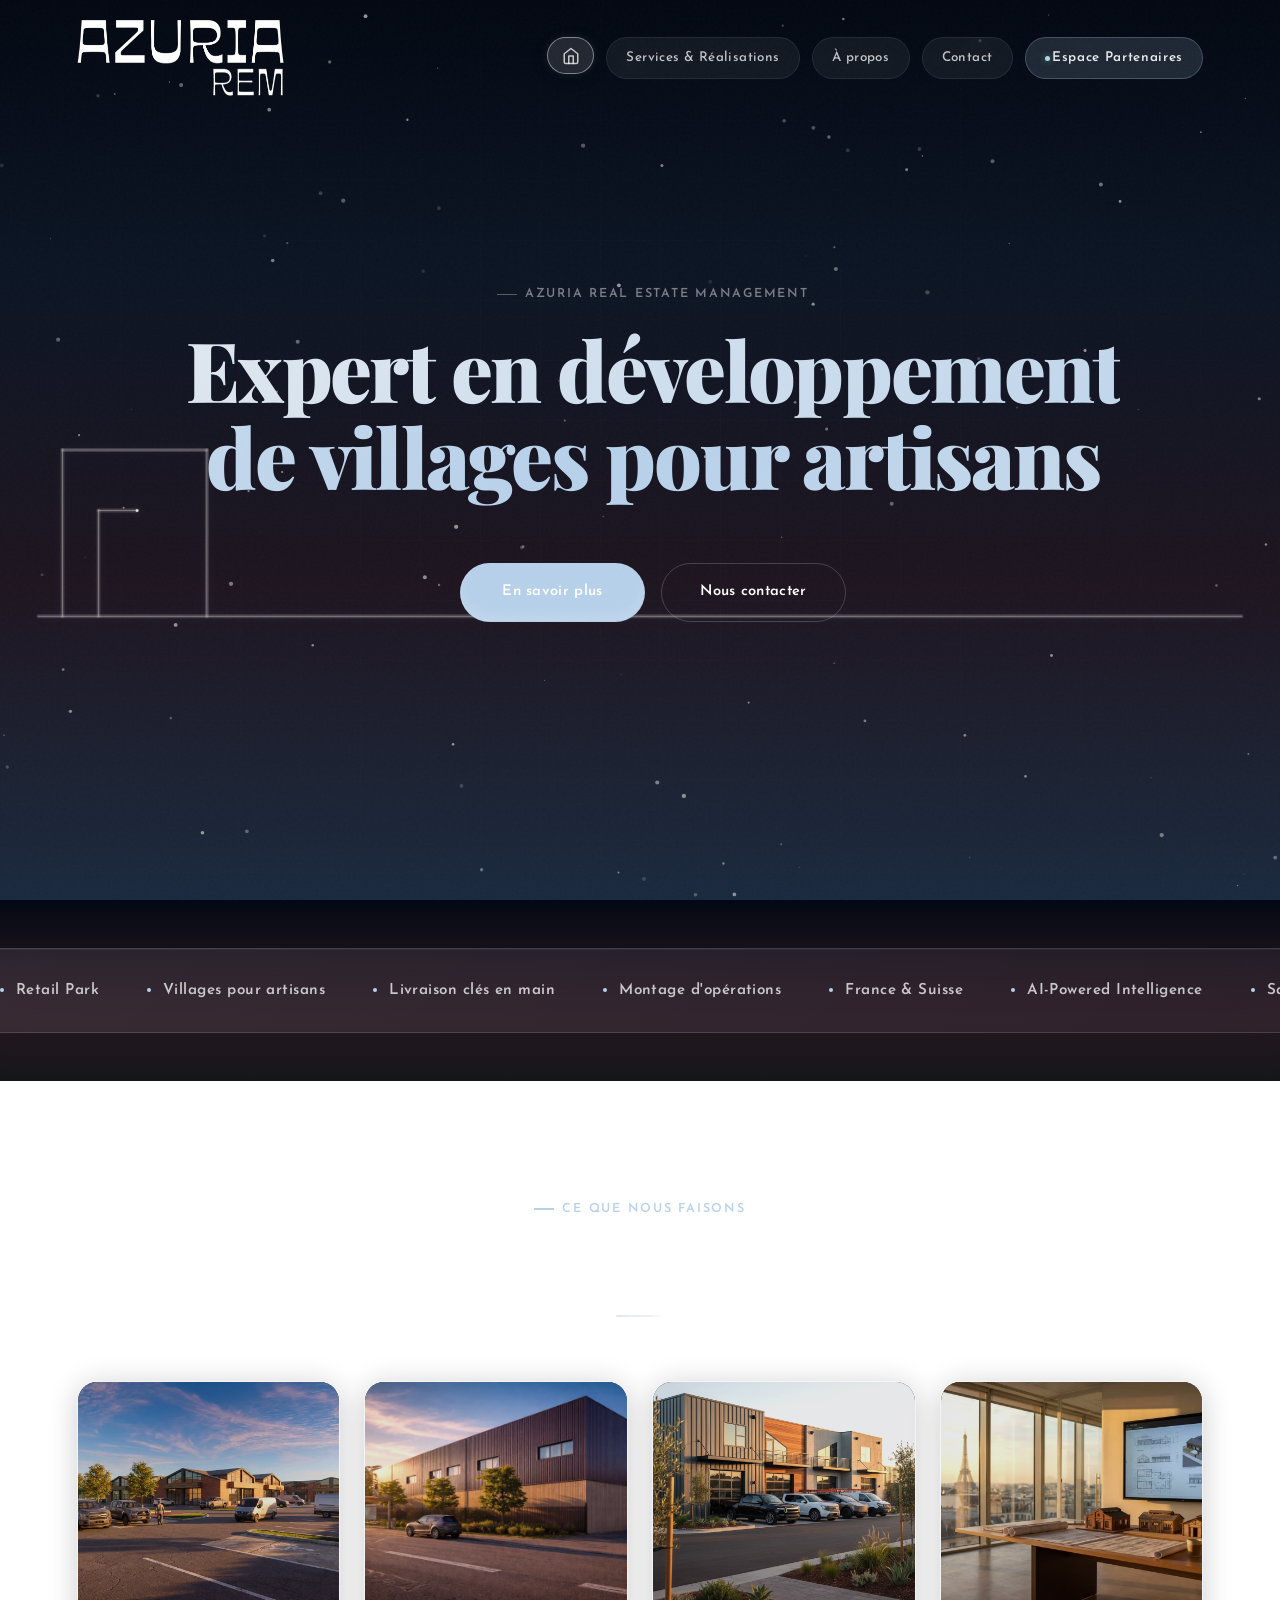
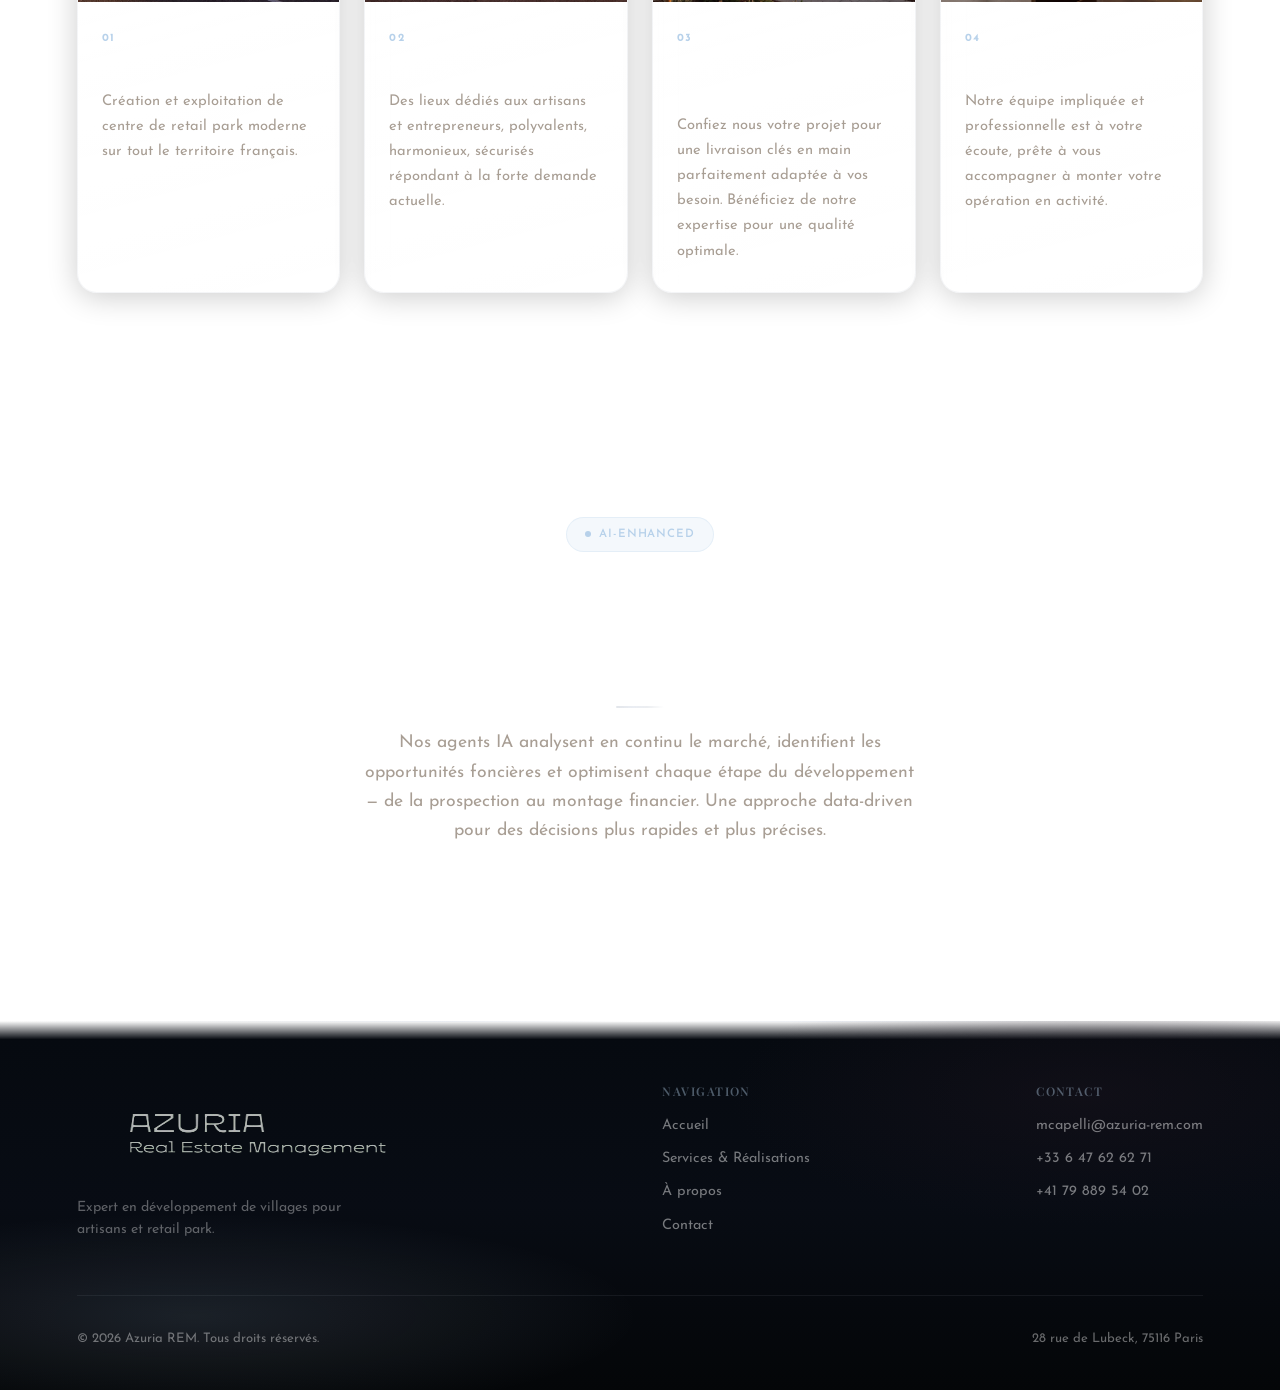
<file: index.html>
<!DOCTYPE html>
<html lang="fr">
<head>
  <meta charset="UTF-8">
  <meta name="viewport" content="width=device-width, initial-scale=1.0">
  <title>Azuria REM — Expert en développement de villages pour artisans</title>
  <meta name="description" content="Azuria REM — Création et exploitation de villages pour artisans, retail parks et livraisons clés en main en France et en Suisse.">
  <link rel="preconnect" href="https://fonts.googleapis.com">
  <link rel="preconnect" href="https://fonts.gstatic.com" crossorigin>
  <link href="https://fonts.googleapis.com/css2?family=Archivo:wght@300;400;500;600;700;800;900&family=Playfair+Display:wght@400;600;700&family=Josefin+Sans:wght@300;400;500;600;700&display=swap" rel="stylesheet">
  <link rel="stylesheet" href="style.css">
</head>
<body>

  <!-- Navbar -->
  <nav class="navbar">
    <div class="container">
      <a href="index.html" class="navbar__logo">
        <img src="img/logo.webp" alt="Azuria REM" width="208" height="65">
      </a>
      <div class="hamburger" aria-label="Menu"><span></span><span></span><span></span></div>
      <div class="navbar__links">
        <a href="index.html" class="nav-home" aria-label="Accueil"><svg viewBox="0 0 24 24" width="18" height="18" fill="none" stroke="currentColor" stroke-width="2" stroke-linecap="round" stroke-linejoin="round"><path d="M3 9l9-7 9 7v11a2 2 0 01-2 2H5a2 2 0 01-2-2z"/><polyline points="9 22 9 12 15 12 15 22"/></svg></a>
        <a href="services.html">Services &amp; Réalisations</a>
        <a href="about.html">À propos</a>
        <a href="contact.html">Contact</a>
        <a href="#" class="nav-login" onclick="return false">Espace Partenaires</a>
      </div>
    </div>
  </nav>

  <!-- Hero — Light Drawing + Particles + Grid -->
  <section class="hero">
    <!-- Light-drawing canvas (village → retail park) -->
    <div class="hero__lightdraw">
      <canvas id="lightdraw-canvas"></canvas>
    </div>
    <!-- Particles -->
    <div class="hero__particles">
      <canvas id="particles-canvas"></canvas>
    </div>
    <!-- Grid overlay -->
    <div class="hero__grid"></div>

    <div class="hero__content container">
      <span class="eyebrow blur-fade">Azuria Real Estate Management</span>
      <h1 class="blur-fade blur-fade-delay-1">
        <span class="aurora-text">Expert en développement de villages pour artisans</span>
      </h1>
      <div class="hero__actions blur-fade blur-fade-delay-2">
        <a href="services.html" class="shimmer-btn">
          <span class="shimmer-spark"></span>
          En savoir plus
          <span class="shimmer-highlight"></span>
        </a>
        <a href="contact.html" class="btn--ghost">Nous contacter</a>
      </div>
    </div>
  </section>

  <!-- Color transition zone behind marquee -->
  <div class="marquee-zone">
  <div class="marquee-section">
    <div class="marquee-track">
      <span class="marquee-item"><span class="dot"></span>Retail Park</span>
      <span class="marquee-item"><span class="dot"></span>Villages pour artisans</span>
      <span class="marquee-item"><span class="dot"></span>Livraison clés en main</span>
      <span class="marquee-item"><span class="dot"></span>Montage d'opérations</span>
      <span class="marquee-item"><span class="dot"></span>France &amp; Suisse</span>
      <span class="marquee-item"><span class="dot"></span>AI-Powered Intelligence</span>
      <span class="marquee-item"><span class="dot"></span>Saint Ouen l'Aumône</span>
      <span class="marquee-item"><span class="dot"></span>Feyzin</span>
      <span class="marquee-item"><span class="dot"></span>Saint Genis Pouilly</span>
      <span class="marquee-item"><span class="dot"></span>Les Essarts-le-Roi</span>
      <span class="marquee-item"><span class="dot"></span>Corbeil-Essonnes</span>
      <!-- Duplicate for seamless loop -->
      <span class="marquee-item"><span class="dot"></span>Retail Park</span>
      <span class="marquee-item"><span class="dot"></span>Villages pour artisans</span>
      <span class="marquee-item"><span class="dot"></span>Livraison clés en main</span>
      <span class="marquee-item"><span class="dot"></span>Montage d'opérations</span>
      <span class="marquee-item"><span class="dot"></span>France &amp; Suisse</span>
      <span class="marquee-item"><span class="dot"></span>AI-Powered Intelligence</span>
      <span class="marquee-item"><span class="dot"></span>Saint Ouen l'Aumône</span>
      <span class="marquee-item"><span class="dot"></span>Feyzin</span>
      <span class="marquee-item"><span class="dot"></span>Saint Genis Pouilly</span>
      <span class="marquee-item"><span class="dot"></span>Les Essarts-le-Roi</span>
      <span class="marquee-item"><span class="dot"></span>Corbeil-Essonnes</span>
    </div>
  </div>
  </div>

  <!-- Services — Glassmorphism Cards with Moving Glow -->
  <section>
    <div class="container">
      <div class="section-header section-header--center blur-fade">
        <span class="eyebrow">Ce que nous faisons</span>
        <h2>Nos services</h2>
        <div class="divider divider--center"></div>
      </div>

      <div class="services-grid">
        <article class="glass-card blur-fade blur-fade-delay-1">

          <div class="glass-card__img">
            <img src="img/retail-park.webp" alt="Retail Park" width="600" height="400" loading="lazy">
          </div>
          <div class="glass-card__body">
            <span class="glass-card__number">01</span>
            <h3>Retail Park</h3>
            <p>Création et exploitation de centre de retail park moderne sur tout le territoire français.</p>
          </div>
        </article>

        <article class="glass-card blur-fade blur-fade-delay-2">

          <div class="glass-card__img">
            <img src="img/village-artisans.webp" alt="Villages pour artisans" width="600" height="400" loading="lazy">
          </div>
          <div class="glass-card__body">
            <span class="glass-card__number">02</span>
            <h3>Villages pour artisans</h3>
            <p>Des lieux dédiés aux artisans et entrepreneurs, polyvalents, harmonieux, sécurisés répondant à la forte demande actuelle.</p>
          </div>
        </article>

        <article class="glass-card blur-fade blur-fade-delay-3">

          <div class="glass-card__img">
            <img src="img/cle-en-main.webp" alt="Livraison clés en main" width="600" height="400" loading="lazy">
          </div>
          <div class="glass-card__body">
            <span class="glass-card__number">03</span>
            <h3>Livraison clés en main</h3>
            <p>Confiez nous votre projet pour une livraison clés en main parfaitement adaptée à vos besoin. Bénéficiez de notre expertise pour une qualité optimale.</p>
          </div>
        </article>

        <article class="glass-card blur-fade blur-fade-delay-4">

          <div class="glass-card__img">
            <img src="img/montage.webp" alt="Montage d'opérations" width="600" height="400" loading="lazy">
          </div>
          <div class="glass-card__body">
            <span class="glass-card__number">04</span>
            <h3>Montage d'opérations</h3>
            <p>Notre équipe impliquée et professionnelle est à votre écoute, prête à vous accompagner à monter votre opération en activité.</p>
          </div>
        </article>
      </div>
    </div>
  </section>

  <!-- AI Section -->
  <section>
    <div class="container">
      <div class="section-header section-header--center blur-fade">
        <div class="ai-badge">AI-Enhanced</div>
        <h2>L'immobilier augmenté par l'intelligence artificielle</h2>
        <div class="divider divider--center"></div>
        <p>Nos agents IA analysent en continu le marché, identifient les opportunités foncières et optimisent chaque étape du développement — de la prospection au montage financier. Une approche data-driven pour des décisions plus rapides et plus précises.</p>
      </div>
    </div>
  </section>

  <!-- Footer -->
  <footer>
    <div class="container">
      <div class="footer__grid">
        <div class="footer__brand">
          <img src="img/footer-logo.webp" alt="Azuria REM" width="360" height="100">
          <p>Expert en développement de villages pour artisans et retail park.</p>
        </div>
        <div class="footer__nav">
          <h4>Navigation</h4>
          <a href="index.html">Accueil</a>
          <a href="services.html">Services &amp; Réalisations</a>
          <a href="about.html">À propos</a>
          <a href="contact.html">Contact</a>
        </div>
        <div class="footer__nav">
          <h4>Contact</h4>
          <a href="mailto:mcapelli@azuria-rem.com">mcapelli@azuria-rem.com</a>
          <a href="tel:+33647626271">+33 6 47 62 62 71</a>
          <a href="tel:+41798895402">+41 79 889 54 02</a>
        </div>
      </div>
      <div class="footer__bottom">
        <span>&copy; 2026 Azuria REM. Tous droits réservés.</span>
        <span>28 rue de Lubeck, 75116 Paris</span>
      </div>
    </div>
  </footer>

  <!-- Login Modal -->
  <div class="login-overlay" id="login-overlay">
    <div class="login-modal">
      <button class="login-modal__close">&times;</button>
      <h3>Espace Partenaires</h3>
      <p>Accès réservé aux investisseurs et affiliés du réseau Azuria REM.</p>
      <form>
        <div class="form-group">
          <label for="login-email">Identifiant</label>
          <input type="text" id="login-email" placeholder="Identifiant" required>
        </div>
        <div class="form-group">
          <label for="login-pass">Mot de passe</label>
          <input type="password" id="login-pass" placeholder="Mot de passe" required>
        </div>
        <div class="login-modal__actions">
          <button type="submit" class="login-modal__btn">Se connecter</button>
          <p class="login-modal__link">Pas encore partenaire ? <a href="contact.html">Demander l'accès</a></p>
        </div>
      </form>
    </div>
  </div>

  <script src="script.js"></script>
</body>
</html>
</file>
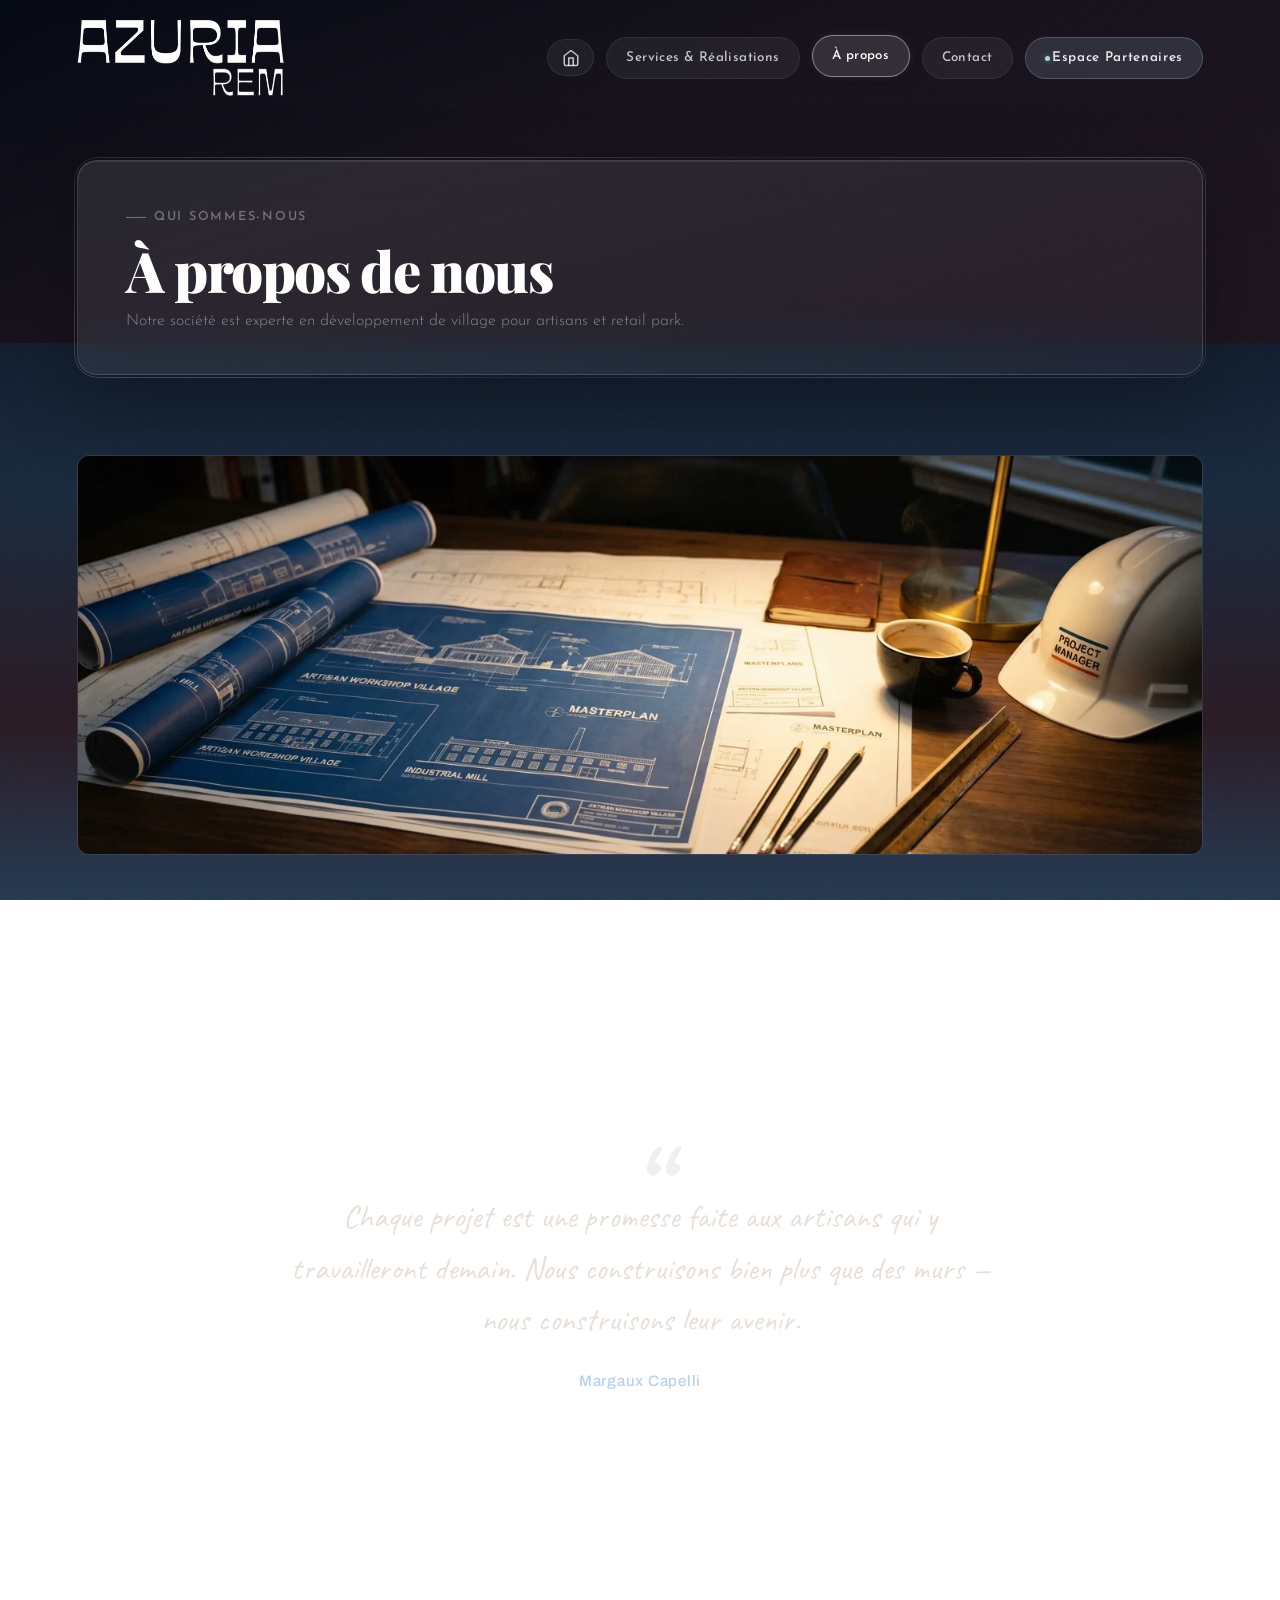
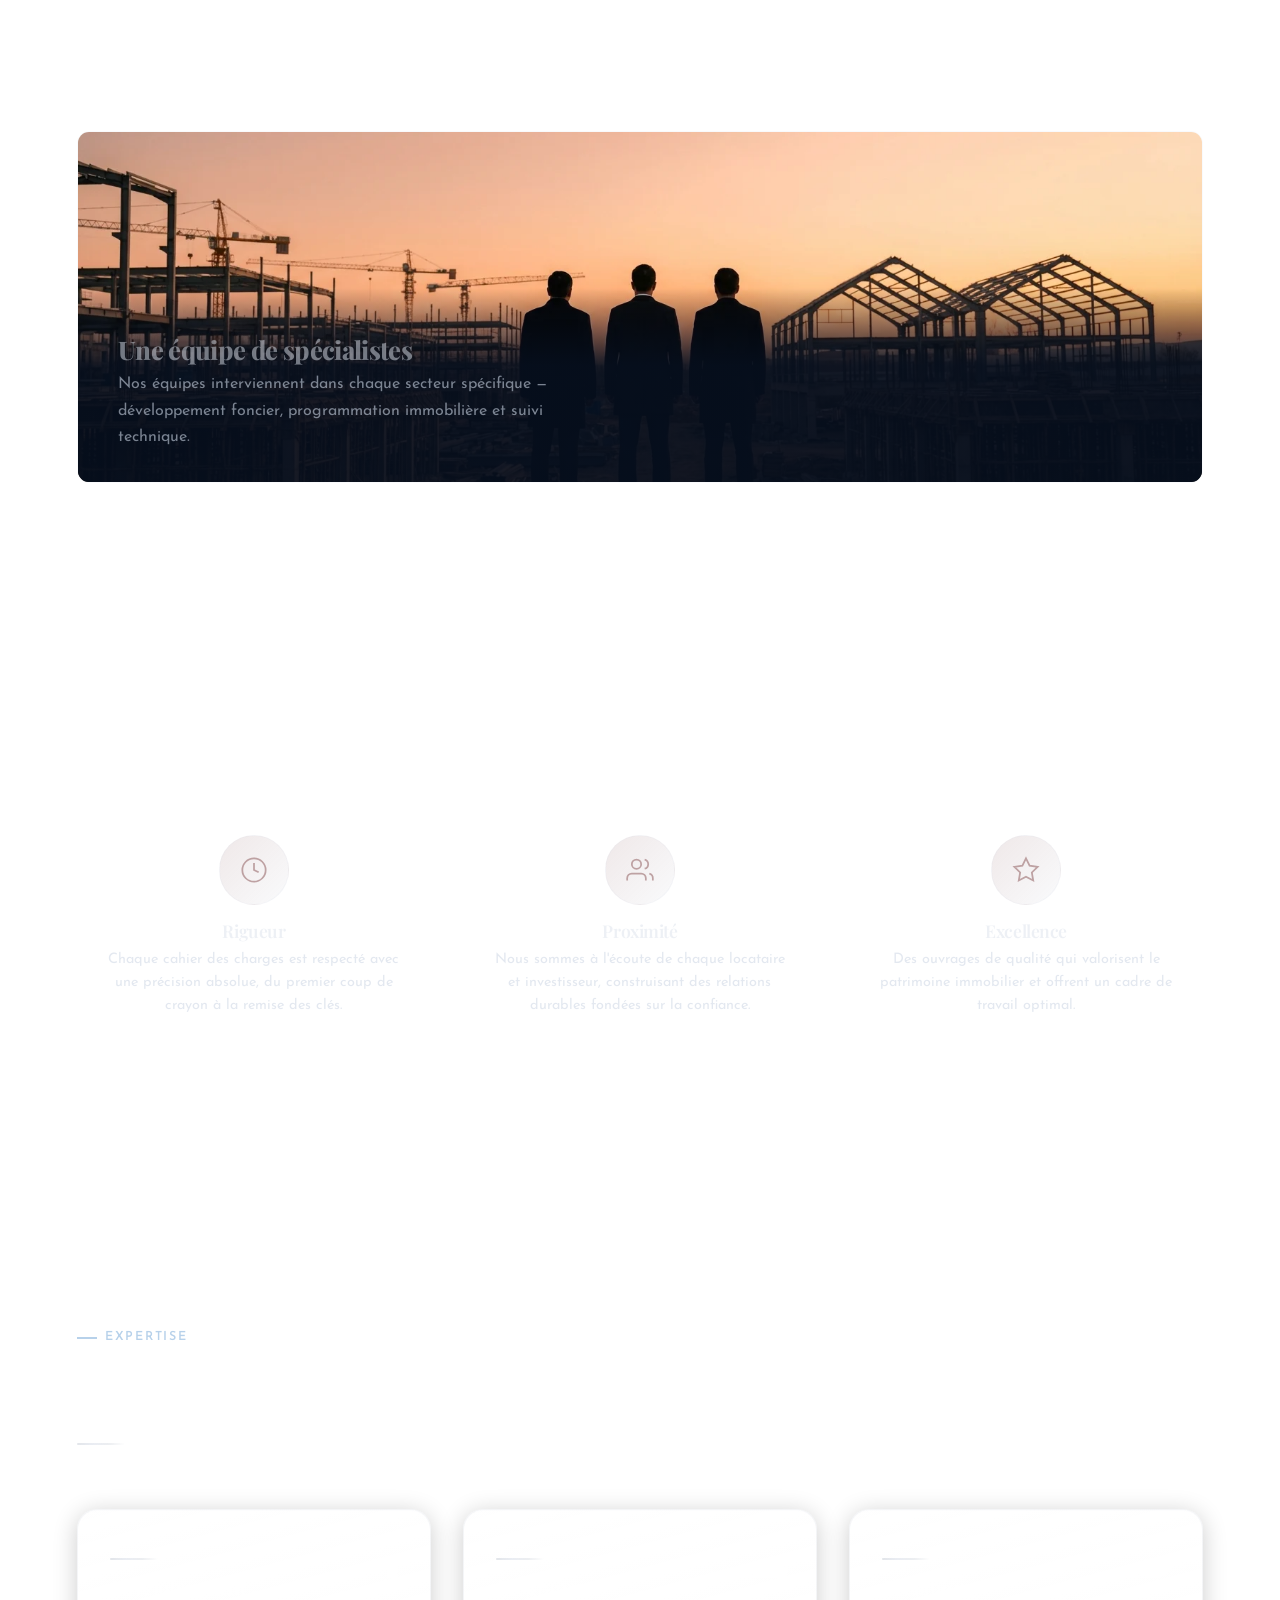
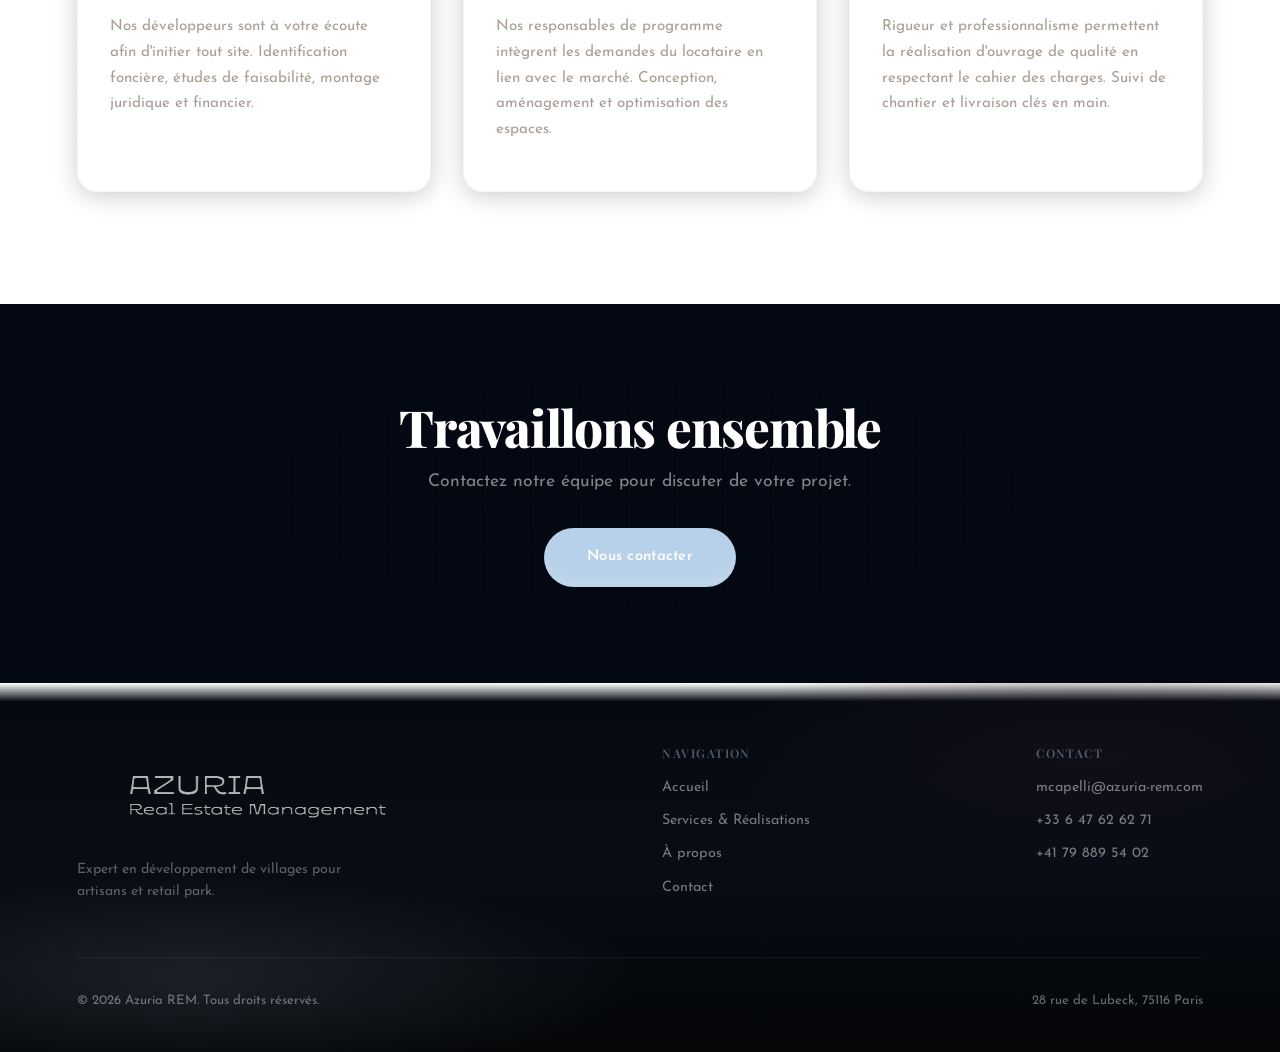
<file: about.html>
<!DOCTYPE html>
<html lang="fr">
<head>
  <meta charset="UTF-8">
  <meta name="viewport" content="width=device-width, initial-scale=1.0">
  <title>À propos — Azuria REM</title>
  <meta name="description" content="Découvrez l'expertise d'Azuria REM en développement, programme et technique immobilière.">
  <link rel="preconnect" href="https://fonts.googleapis.com">
  <link rel="preconnect" href="https://fonts.gstatic.com" crossorigin>
  <link href="https://fonts.googleapis.com/css2?family=Archivo:wght@300;400;500;600;700;800;900&family=Caveat:wght@400;500;600;700&display=swap" rel="stylesheet">
  <link rel="stylesheet" href="style.css">
  <style>
    .about-hero-img {
      width:100%; height:400px; object-fit:cover; border-radius:12px;
      margin-bottom:3rem;
      border:1px solid rgba(200,210,225,.12);
    }
    .about-quote {
      text-align:center; padding:4rem 2rem; position:relative;
    }
    .about-quote::before {
      content:'\201C'; position:absolute; top:0; left:50%; transform:translateX(-50%);
      font-size:8rem; line-height:1; color:rgba(176,141,142,.15);
      font-family:'Caveat', cursive;
    }
    .about-quote blockquote {
      font-family:'Caveat', cursive; font-size:2rem; line-height:1.6;
      color:var(--text); font-weight:400; max-width:700px; margin:0 auto 1.5rem;
      font-style:normal;
    }
    .about-quote cite {
      font-family:'Archivo', sans-serif; font-style:normal;
      font-size:.95rem; color:var(--green, #b08d8e); font-weight:500;
      letter-spacing:.05em;
    }
    .about-team-section {
      position:relative; overflow:hidden; border-radius:12px;
      margin:3rem 0; border:1px solid rgba(200,210,225,.12);
    }
    .about-team-section img {
      width:100%; height:350px; object-fit:cover; display:block;
    }
    .about-team-overlay {
      position:absolute; bottom:0; left:0; right:0;
      padding:3rem 2.5rem 2rem;
      background:linear-gradient(transparent, rgba(6,15,30,.9) 40%);
    }
    .about-team-overlay h2 {
      color:var(--silver-bright, #e0e8f0); font-size:1.6rem; margin-bottom:.5rem;
    }
    .about-team-overlay p {
      color:rgba(200,210,225,.6); font-size:1rem; max-width:500px;
    }
    .about-values {
      display:grid; grid-template-columns:repeat(3, 1fr); gap:2rem;
      margin:3rem 0;
    }
    .about-value {
      text-align:center; padding:2rem 1.5rem;
    }
    .about-value__icon {
      font-size:2.5rem; margin-bottom:1rem; display:block;
      background:linear-gradient(135deg, rgba(176,141,142,.2), rgba(200,210,225,.1));
      width:70px; height:70px; border-radius:50%; margin:0 auto 1rem;
      display:flex; align-items:center; justify-content:center;
      border:1px solid rgba(200,210,225,.12);
    }
    .about-value h3 {
      color:var(--silver-bright, #e0e8f0); font-size:1.1rem; margin-bottom:.5rem;
    }
    .about-value p {
      color:rgba(200,210,225,.5); font-size:.9rem; line-height:1.6;
    }
    @media (max-width:768px) {
      .about-values { grid-template-columns:1fr; }
      .about-quote blockquote { font-size:1.5rem; }
      .about-hero-img { height:250px; }
    }
  </style>
</head>
<body>

  <nav class="navbar">
    <div class="container">
      <a href="index.html" class="navbar__logo"><img src="img/logo.webp" alt="Azuria REM" width="208" height="65"></a>
      <div class="hamburger" aria-label="Menu"><span></span><span></span><span></span></div>
      <div class="navbar__links">
        <a href="index.html" class="nav-home" aria-label="Accueil"><svg viewBox="0 0 24 24" width="18" height="18" fill="none" stroke="currentColor" stroke-width="2" stroke-linecap="round" stroke-linejoin="round"><path d="M3 9l9-7 9 7v11a2 2 0 01-2 2H5a2 2 0 01-2-2z"/><polyline points="9 22 9 12 15 12 15 22"/></svg></a>
        <a href="services.html">Services &amp; Réalisations</a>
        <a href="about.html">À propos</a>
        <a href="contact.html">Contact</a>
        <a href="#" class="nav-login" onclick="return false">Espace Partenaires</a>
      </div>
    </div>
  </nav>

  <div class="page-top">
    <div class="page-top__grid"></div>
    <div class="page-top__glow"></div>
    <div class="flickering-grid-wrap" data-color="250,248,245"><canvas></canvas></div>
    <div class="container">
      <div class="page-top__card blur-fade">
        <span class="eyebrow">Qui sommes-nous</span>
        <h1>À propos de nous</h1>
        <p>Notre société est experte en développement de village pour artisans et retail park.</p>
      </div>
    </div>
  </div>

  <!-- Atmospheric hero image -->
  <section>
    <div class="container">
      <img src="img/about-hero.webp" alt="Plans architecturaux" class="about-hero-img blur-fade" loading="lazy">
    </div>
  </section>

  <!-- Handwritten quote -->
  <section>
    <div class="container--narrow">
      <div class="about-quote blur-fade">
        <blockquote>Chaque projet est une promesse faite aux artisans qui y travailleront demain. Nous construisons bien plus que des murs — nous construisons leur avenir.</blockquote>
        <cite>Margaux Capelli</cite>
      </div>
    </div>
  </section>

  <!-- Team silhouette with overlay -->
  <section>
    <div class="container">
      <div class="about-team-section blur-fade">
        <img src="img/about-team.webp" alt="L'équipe Azuria REM" loading="lazy">
        <div class="about-team-overlay">
          <h2>Une équipe de spécialistes</h2>
          <p>Nos équipes interviennent dans chaque secteur spécifique — développement foncier, programmation immobilière et suivi technique.</p>
        </div>
      </div>
    </div>
  </section>

  <!-- Values -->
  <section>
    <div class="container">
      <div class="about-values">
        <div class="about-value blur-fade blur-fade-delay-1">
          <span class="about-value__icon"><svg width="28" height="28" viewBox="0 0 24 24" fill="none" stroke="rgba(176,141,142,.8)" stroke-width="1.5"><circle cx="12" cy="12" r="10"/><path d="M12 6v6l4 2"/></svg></span>
          <h3>Rigueur</h3>
          <p>Chaque cahier des charges est respecté avec une précision absolue, du premier coup de crayon à la remise des clés.</p>
        </div>
        <div class="about-value blur-fade blur-fade-delay-2">
          <span class="about-value__icon"><svg width="28" height="28" viewBox="0 0 24 24" fill="none" stroke="rgba(176,141,142,.8)" stroke-width="1.5"><path d="M17 21v-2a4 4 0 00-4-4H5a4 4 0 00-4 4v2"/><circle cx="9" cy="7" r="4"/><path d="M23 21v-2a4 4 0 00-3-3.87M16 3.13a4 4 0 010 7.75"/></svg></span>
          <h3>Proximité</h3>
          <p>Nous sommes à l'écoute de chaque locataire et investisseur, construisant des relations durables fondées sur la confiance.</p>
        </div>
        <div class="about-value blur-fade blur-fade-delay-3">
          <span class="about-value__icon"><svg width="28" height="28" viewBox="0 0 24 24" fill="none" stroke="rgba(176,141,142,.8)" stroke-width="1.5"><polygon points="12 2 15.09 8.26 22 9.27 17 14.14 18.18 21.02 12 17.77 5.82 21.02 7 14.14 2 9.27 8.91 8.26 12 2"/></svg></span>
          <h3>Excellence</h3>
          <p>Des ouvrages de qualité qui valorisent le patrimoine immobilier et offrent un cadre de travail optimal.</p>
        </div>
      </div>
    </div>
  </section>

  <!-- Expertise cards -->
  <section>
    <div class="container">
      <div class="section-header blur-fade">
        <span class="eyebrow">Expertise</span>
        <h2>Nos métiers</h2>
        <div class="divider"></div>
      </div>
      <div class="expertise-grid">
        <article class="expertise-card blur-fade blur-fade-delay-1">
          <span class="expertise-card__number">01</span>
          <div class="divider"></div>
          <h3>Développement</h3>
          <p>Nos développeurs sont à votre écoute afin d'initier tout site. Identification foncière, études de faisabilité, montage juridique et financier.</p>
        </article>
        <article class="expertise-card blur-fade blur-fade-delay-2">
          <span class="expertise-card__number">02</span>
          <div class="divider"></div>
          <h3>Programme</h3>
          <p>Nos responsables de programme intègrent les demandes du locataire en lien avec le marché. Conception, aménagement et optimisation des espaces.</p>
        </article>
        <article class="expertise-card blur-fade blur-fade-delay-3">
          <span class="expertise-card__number">03</span>
          <div class="divider"></div>
          <h3>Technique</h3>
          <p>Rigueur et professionnalisme permettent la réalisation d'ouvrage de qualité en respectant le cahier des charges. Suivi de chantier et livraison clés en main.</p>
        </article>
      </div>
    </div>
  </section>

  <section class="cta">
    <div class="cta__grid"></div>
    <div class="container blur-fade">
      <h2>Travaillons ensemble</h2>
      <p>Contactez notre équipe pour discuter de votre projet.</p>
      <a href="contact.html" class="shimmer-btn">
        <span class="shimmer-spark"></span>
        Nous contacter
        <span class="shimmer-highlight"></span>
      </a>
    </div>
  </section>

  <footer>
    <div class="container">
      <div class="footer__grid">
        <div class="footer__brand">
          <img src="img/footer-logo.webp" alt="Azuria REM" width="360" height="100">
          <p>Expert en développement de villages pour artisans et retail park.</p>
        </div>
        <div class="footer__nav">
          <h4>Navigation</h4>
          <a href="index.html">Accueil</a>
          <a href="services.html">Services &amp; Réalisations</a>
          <a href="about.html">À propos</a>
          <a href="contact.html">Contact</a>
        </div>
        <div class="footer__nav">
          <h4>Contact</h4>
          <a href="mailto:mcapelli@azuria-rem.com">mcapelli@azuria-rem.com</a>
          <a href="tel:+33647626271">+33 6 47 62 62 71</a>
          <a href="tel:+41798895402">+41 79 889 54 02</a>
        </div>
      </div>
      <div class="footer__bottom">
        <span>&copy; 2026 Azuria REM. Tous droits réservés.</span>
        <span>28 rue de Lubeck, 75116 Paris</span>
      </div>
    </div>
  </footer>

  <!-- Login Modal -->
  <div class="login-overlay" id="login-overlay">
    <div class="login-modal">
      <button class="login-modal__close">&times;</button>
      <h3>Espace Partenaires</h3>
      <p>Accès réservé aux investisseurs et affiliés du réseau Azuria REM.</p>
      <form>
        <div class="form-group">
          <label for="login-email">Identifiant</label>
          <input type="text" id="login-email" placeholder="Identifiant" required>
        </div>
        <div class="form-group">
          <label for="login-pass">Mot de passe</label>
          <input type="password" id="login-pass" placeholder="Mot de passe" required>
        </div>
        <div class="login-modal__actions">
          <button type="submit" class="login-modal__btn">Se connecter</button>
          <p class="login-modal__link">Pas encore partenaire ? <a href="contact.html">Demander l'accès</a></p>
        </div>
      </form>
    </div>
  </div>

  <script src="script.js"></script>
</body>
</html>
</file>
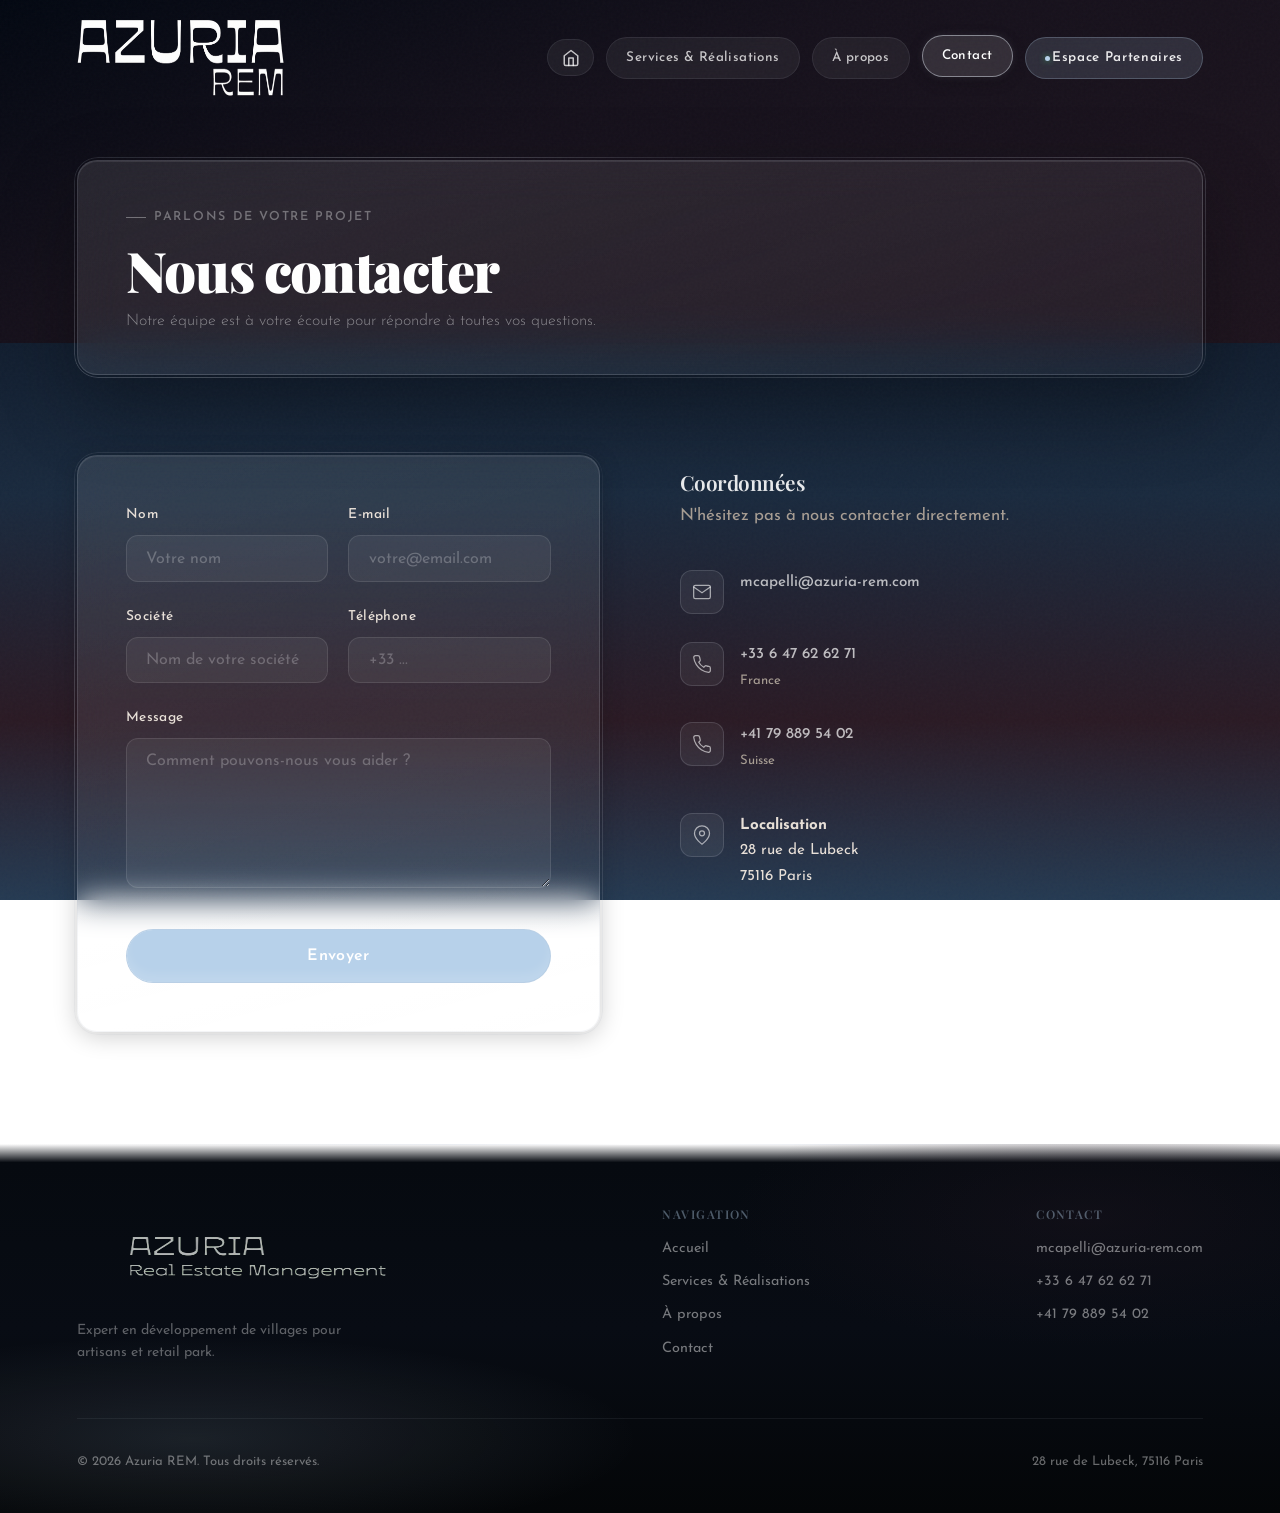
<file: contact.html>
<!DOCTYPE html>
<html lang="fr">
<head>
  <meta charset="UTF-8">
  <meta name="viewport" content="width=device-width, initial-scale=1.0">
  <title>Contact — Azuria REM</title>
  <meta name="description" content="Contactez Azuria REM pour vos projets de villages artisanaux, retail parks et opérations immobilières.">
  <link rel="preconnect" href="https://fonts.googleapis.com">
  <link rel="preconnect" href="https://fonts.gstatic.com" crossorigin>
  <link href="https://fonts.googleapis.com/css2?family=Archivo:wght@300;400;500;600;700;800;900&family=Playfair+Display:wght@400;600;700&family=Josefin+Sans:wght@300;400;500;600;700&display=swap" rel="stylesheet">
  <link rel="stylesheet" href="style.css">
</head>
<body>

  <nav class="navbar">
    <div class="container">
      <a href="index.html" class="navbar__logo"><img src="img/logo.webp" alt="Azuria REM" width="208" height="65"></a>
      <div class="hamburger" aria-label="Menu"><span></span><span></span><span></span></div>
      <div class="navbar__links">
        <a href="index.html" class="nav-home" aria-label="Accueil"><svg viewBox="0 0 24 24" width="18" height="18" fill="none" stroke="currentColor" stroke-width="2" stroke-linecap="round" stroke-linejoin="round"><path d="M3 9l9-7 9 7v11a2 2 0 01-2 2H5a2 2 0 01-2-2z"/><polyline points="9 22 9 12 15 12 15 22"/></svg></a>
        <a href="services.html">Services &amp; Réalisations</a>
        <a href="about.html">À propos</a>
        <a href="contact.html">Contact</a>
        <a href="#" class="nav-login" onclick="return false">Espace Partenaires</a>
      </div>
    </div>
  </nav>

  <div class="page-top">
    <div class="page-top__grid"></div>
    <div class="page-top__glow"></div>
    <div class="flickering-grid-wrap" data-color="250,248,245"><canvas></canvas></div>
    <div class="container">
      <div class="page-top__card blur-fade">
        <span class="eyebrow">Parlons de votre projet</span>
        <h1>Nous contacter</h1>
        <p>Notre équipe est à votre écoute pour répondre à toutes vos questions.</p>
      </div>
    </div>
  </div>

  <section>
    <div class="container">
      <div class="contact-layout">
        <form id="contact-form" class="contact-form blur-fade">
          <div class="form-row">
            <div class="form-group">
              <label for="nom">Nom</label>
              <input type="text" id="nom" name="nom" required placeholder="Votre nom">
            </div>
            <div class="form-group">
              <label for="email">E-mail</label>
              <input type="email" id="email" name="email" required placeholder="votre@email.com">
            </div>
          </div>
          <div class="form-row">
            <div class="form-group">
              <label for="societe">Société</label>
              <input type="text" id="societe" name="societe" placeholder="Nom de votre société">
            </div>
            <div class="form-group">
              <label for="telephone">Téléphone</label>
              <input type="tel" id="telephone" name="telephone" placeholder="+33 ...">
            </div>
          </div>
          <div class="form-group">
            <label for="message">Message</label>
            <textarea id="message" name="message" required placeholder="Comment pouvons-nous vous aider ?"></textarea>
          </div>
          <button type="submit" class="shimmer-btn btn--submit">
            <span class="shimmer-spark"></span>
            Envoyer
            <span class="shimmer-highlight"></span>
          </button>
        </form>

        <div class="contact-details blur-fade blur-fade-delay-2">
          <h3>Coordonnées</h3>
          <p>N'hésitez pas à nous contacter directement.</p>
          <div class="contact-item">
            <div class="contact-item__icon">
              <svg viewBox="0 0 24 24" fill="none" stroke="currentColor" stroke-width="1.5" stroke-linecap="round" stroke-linejoin="round"><path d="M4 4h16c1.1 0 2 .9 2 2v12c0 1.1-.9 2-2 2H4c-1.1 0-2-.9-2-2V6c0-1.1.9-2 2-2z"/><polyline points="22,6 12,13 2,6"/></svg>
            </div>
            <div class="contact-item__text">
              <p><a href="mailto:mcapelli@azuria-rem.com">mcapelli@azuria-rem.com</a></p>
            </div>
          </div>
          <div class="contact-item">
            <div class="contact-item__icon">
              <svg viewBox="0 0 24 24" fill="none" stroke="currentColor" stroke-width="1.5" stroke-linecap="round" stroke-linejoin="round"><path d="M22 16.92v3a2 2 0 01-2.18 2 19.79 19.79 0 01-8.63-3.07 19.5 19.5 0 01-6-6 19.79 19.79 0 01-3.07-8.67A2 2 0 014.11 2h3a2 2 0 012 1.72 12.84 12.84 0 00.7 2.81 2 2 0 01-.45 2.11L8.09 9.91a16 16 0 006 6l1.27-1.27a2 2 0 012.11-.45 12.84 12.84 0 002.81.7A2 2 0 0122 16.92z"/></svg>
            </div>
            <div class="contact-item__text">
              <p><a href="tel:+33647626271">+33 6 47 62 62 71</a></p>
              <small>France</small>
            </div>
          </div>
          <div class="contact-item">
            <div class="contact-item__icon">
              <svg viewBox="0 0 24 24" fill="none" stroke="currentColor" stroke-width="1.5" stroke-linecap="round" stroke-linejoin="round"><path d="M22 16.92v3a2 2 0 01-2.18 2 19.79 19.79 0 01-8.63-3.07 19.5 19.5 0 01-6-6 19.79 19.79 0 01-3.07-8.67A2 2 0 014.11 2h3a2 2 0 012 1.72 12.84 12.84 0 00.7 2.81 2 2 0 01-.45 2.11L8.09 9.91a16 16 0 006 6l1.27-1.27a2 2 0 012.11-.45 12.84 12.84 0 002.81.7A2 2 0 0122 16.92z"/></svg>
            </div>
            <div class="contact-item__text">
              <p><a href="tel:+41798895402">+41 79 889 54 02</a></p>
              <small>Suisse</small>
            </div>
          </div>
          <div class="contact-item" style="margin-top:2.5rem">
            <div class="contact-item__icon">
              <svg viewBox="0 0 24 24" fill="none" stroke="currentColor" stroke-width="1.5" stroke-linecap="round" stroke-linejoin="round"><path d="M21 10c0 7-9 13-9 13s-9-6-9-13a9 9 0 0118 0z"/><circle cx="12" cy="10" r="3"/></svg>
            </div>
            <div class="contact-item__text">
              <p><strong>Localisation</strong></p>
              <p>28 rue de Lubeck<br>75116 Paris</p>
            </div>
          </div>
        </div>
      </div>
    </div>
  </section>

  <footer>
    <div class="container">
      <div class="footer__grid">
        <div class="footer__brand">
          <img src="img/footer-logo.webp" alt="Azuria REM" width="360" height="100">
          <p>Expert en développement de villages pour artisans et retail park.</p>
        </div>
        <div class="footer__nav">
          <h4>Navigation</h4>
          <a href="index.html">Accueil</a>
          <a href="services.html">Services &amp; Réalisations</a>
          <a href="about.html">À propos</a>
          <a href="contact.html">Contact</a>
        </div>
        <div class="footer__nav">
          <h4>Contact</h4>
          <a href="mailto:mcapelli@azuria-rem.com">mcapelli@azuria-rem.com</a>
          <a href="tel:+33647626271">+33 6 47 62 62 71</a>
          <a href="tel:+41798895402">+41 79 889 54 02</a>
        </div>
      </div>
      <div class="footer__bottom">
        <span>&copy; 2026 Azuria REM. Tous droits réservés.</span>
        <span>28 rue de Lubeck, 75116 Paris</span>
      </div>
    </div>
  </footer>
  <!-- Login Modal -->
  <div class="login-overlay" id="login-overlay">
    <div class="login-modal">
      <button class="login-modal__close">&times;</button>
      <h3>Espace Partenaires</h3>
      <p>Accès réservé aux investisseurs et affiliés du réseau Azuria REM.</p>
      <form>
        <div class="form-group">
          <label for="login-email">Identifiant</label>
          <input type="text" id="login-email" placeholder="Identifiant" required>
        </div>
        <div class="form-group">
          <label for="login-pass">Mot de passe</label>
          <input type="password" id="login-pass" placeholder="Mot de passe" required>
        </div>
        <div class="login-modal__actions">
          <button type="submit" class="login-modal__btn">Se connecter</button>
          <p class="login-modal__link">Pas encore partenaire ? <a href="contact.html">Demander l'accès</a></p>
        </div>
      </form>
    </div>
  </div>

  <script src="script.js"></script>
  <script>
    document.getElementById('contact-form').addEventListener('submit', async (e) => {
      e.preventDefault();
      const btn = e.target.querySelector('button[type="submit"]');
      const orig = btn.innerHTML;
      btn.innerHTML = '<span class="shimmer-spark"></span>Envoi...<span class="shimmer-highlight"></span>';
      btn.disabled = true;
      try {
        const data = Object.fromEntries(new FormData(e.target));
        const resp = await fetch('https://idf-scanner-production.up.railway.app/contact', {
          method: 'POST', headers: {'Content-Type': 'application/json'}, body: JSON.stringify(data)
        });
        const res = await resp.json();
        if (res.ok) {
          e.target.innerHTML = '<div style="text-align:center;padding:3rem 0"><h3 style="color:var(--silver-bright,#e0e8f0);margin-bottom:.5rem">Message envoyé</h3><p style="color:var(--silver-dim,rgba(160,170,185,.5))">Nous vous répondrons dans les plus brefs délais.</p></div>';
        } else {
          btn.innerHTML = orig; btn.disabled = false;
          alert('Erreur: ' + (res.error || 'Veuillez réessayer.'));
        }
      } catch(err) {
        btn.innerHTML = orig; btn.disabled = false;
        alert('Erreur réseau. Veuillez réessayer.');
      }
    });
  </script>
</body>
</html>
</file>
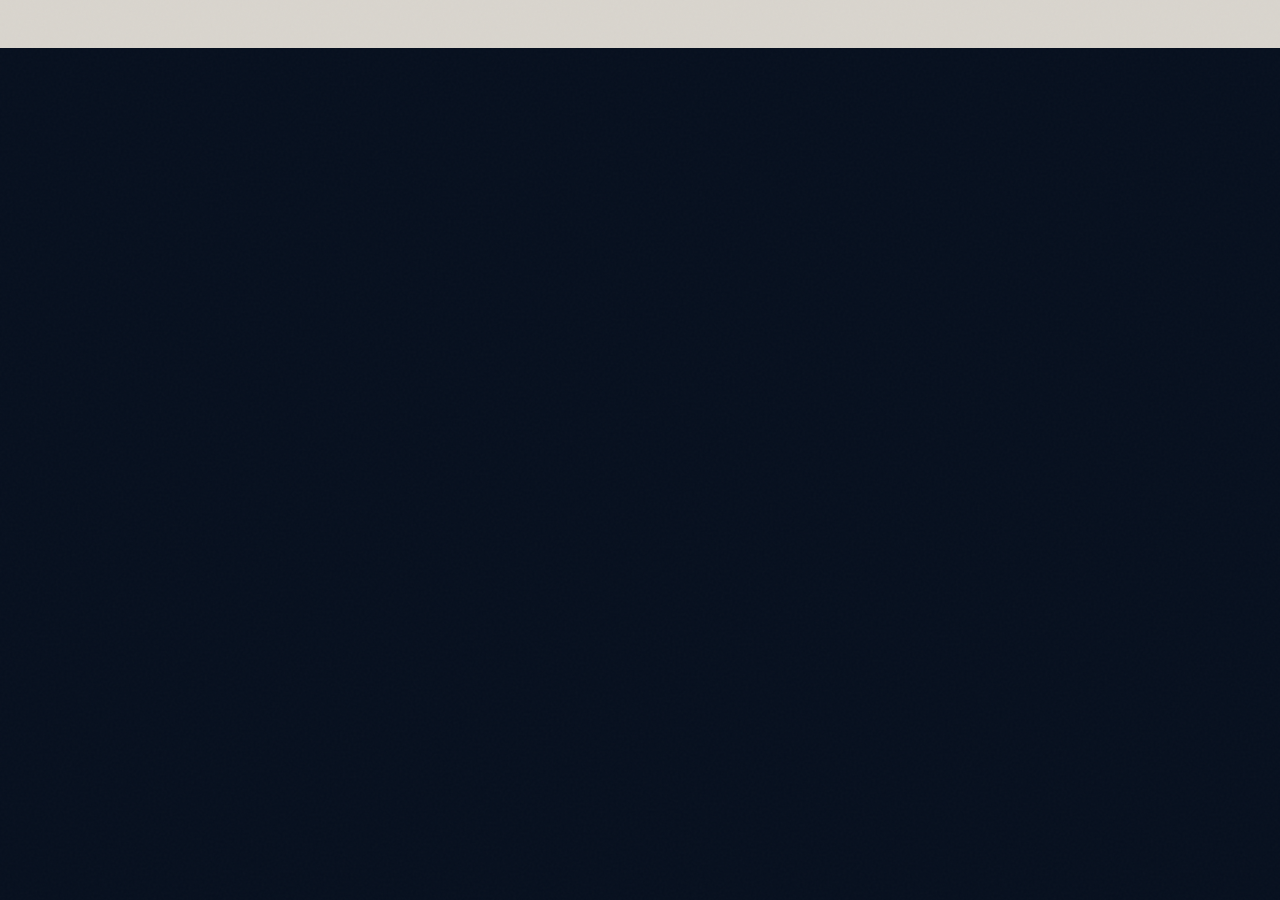
<file: scanner.html>
<!DOCTYPE html>
<html lang="fr">
<head>
  <meta charset="UTF-8">
  <meta name="viewport" content="width=device-width, initial-scale=1.0">
  <title>IDF Scanner — Azuria REM</title>
  <meta name="robots" content="noindex, nofollow">
  <link rel="preconnect" href="https://fonts.googleapis.com">
  <link rel="preconnect" href="https://fonts.gstatic.com" crossorigin>
  <link href="https://fonts.googleapis.com/css2?family=Archivo:wght@300;400;500;600;700;800;900&family=Playfair+Display:wght@400;600;700&family=Josefin+Sans:wght@300;400;500;600;700&display=swap" rel="stylesheet">
  <link rel="stylesheet" href="style.css">
  <style>
    body { margin: 0; overflow: hidden; background: #d9d5ce; }
    .scanner-bar {
      position: fixed; top: 0; left: 0; right: 0; z-index: 100;
      height: 48px; display: flex; align-items: center; justify-content: space-between;
      padding: 0 20px;
      background: #1a1f2e; border-bottom: 1px solid rgba(200,210,225,.12);
      font-family: 'Archivo', sans-serif;
    }
    .scanner-bar__left { display: flex; align-items: center; gap: 14px; }
    .scanner-bar__left a {
      color: rgba(200,210,225,.5); text-decoration: none; font-size: .8rem;
      display: flex; align-items: center; gap: 6px; transition: color .2s;
    }
    .scanner-bar__left a:hover { color: #fff; }
    .scanner-bar__title {
      color: rgba(200,210,225,.85); font-size: .85rem; font-weight: 600;
      letter-spacing: .03em;
    }
    .scanner-bar__right a {
      color: rgba(200,210,225,.4); text-decoration: none; font-size: .75rem;
      padding: 5px 12px; border: 1px solid rgba(200,210,225,.12); border-radius: 5px;
      transition: all .2s;
    }
    .scanner-bar__right a:hover { color: #fff; border-color: rgba(200,210,225,.3); }
    .scanner-wrap {
      position: fixed; top: 48px; left: 0; right: 0; bottom: 0;
      display: flex; flex-direction: column;
    }
    .scanner-frame {
      flex: 1; width: 100%; border: none; background: #d9d5ce;
    }
    .scanner-denied {
      flex: 1; display: flex; align-items: center; justify-content: center;
      text-align: center; background: #060f1e;
    }
    .scanner-denied__inner { max-width: 400px; }
    .scanner-denied__inner h2 { color: #e0e8f0; margin-bottom: 1rem; }
    .scanner-denied__inner p { color: rgba(160,170,185,.4); margin-bottom: 2rem; }
  </style>
</head>
<body>

  <div class="scanner-bar" id="scanner-bar" style="display:none">
    <div class="scanner-bar__left">
      <a href="index.html"><svg viewBox="0 0 24 24" width="16" height="16" fill="none" stroke="currentColor" stroke-width="2" stroke-linecap="round" stroke-linejoin="round"><path d="M15 18l-6-6 6-6"/></svg> Azuria</a>
      <span class="scanner-bar__title">IDF Scanner</span>
    </div>
    <div class="scanner-bar__right">
      <a href="#" onclick="sessionStorage.removeItem('azuria_session');window.location.href='index.html';return false">Déconnexion</a>
    </div>
  </div>

  <div class="scanner-wrap" id="scanner-wrap">
    <div class="scanner-denied" id="scanner-denied">
      <div class="scanner-denied__inner blur-fade">
        <h2>Accès restreint</h2>
        <p>Cette section est réservée à l'équipe d'administration.</p>
        <a href="index.html" class="shimmer-btn">
          <span class="shimmer-spark"></span>
          Retour à l'accueil
          <span class="shimmer-highlight"></span>
        </a>
      </div>
    </div>
  </div>

  <script>
    (() => {
      const SCANNER_URL = 'https://idf-scanner-production.up.railway.app';
      const SCANNER_TOKEN = 'azuria-rem-2026';
      const session = sessionStorage.getItem('azuria_session');
      let isAdmin = false;
      try {
        const s = JSON.parse(session);
        isAdmin = s && s.role === 'admin';
      } catch(e) {}

      if (isAdmin) {
        document.getElementById('scanner-bar').style.display = 'flex';
        document.getElementById('scanner-denied').style.display = 'none';
        const iframe = document.createElement('iframe');
        iframe.className = 'scanner-frame';
        iframe.src = SCANNER_URL + '/?token=' + SCANNER_TOKEN + '&embed=1';
        document.getElementById('scanner-wrap').appendChild(iframe);
      }
    })();
  </script>
</body>
</html>
</file>
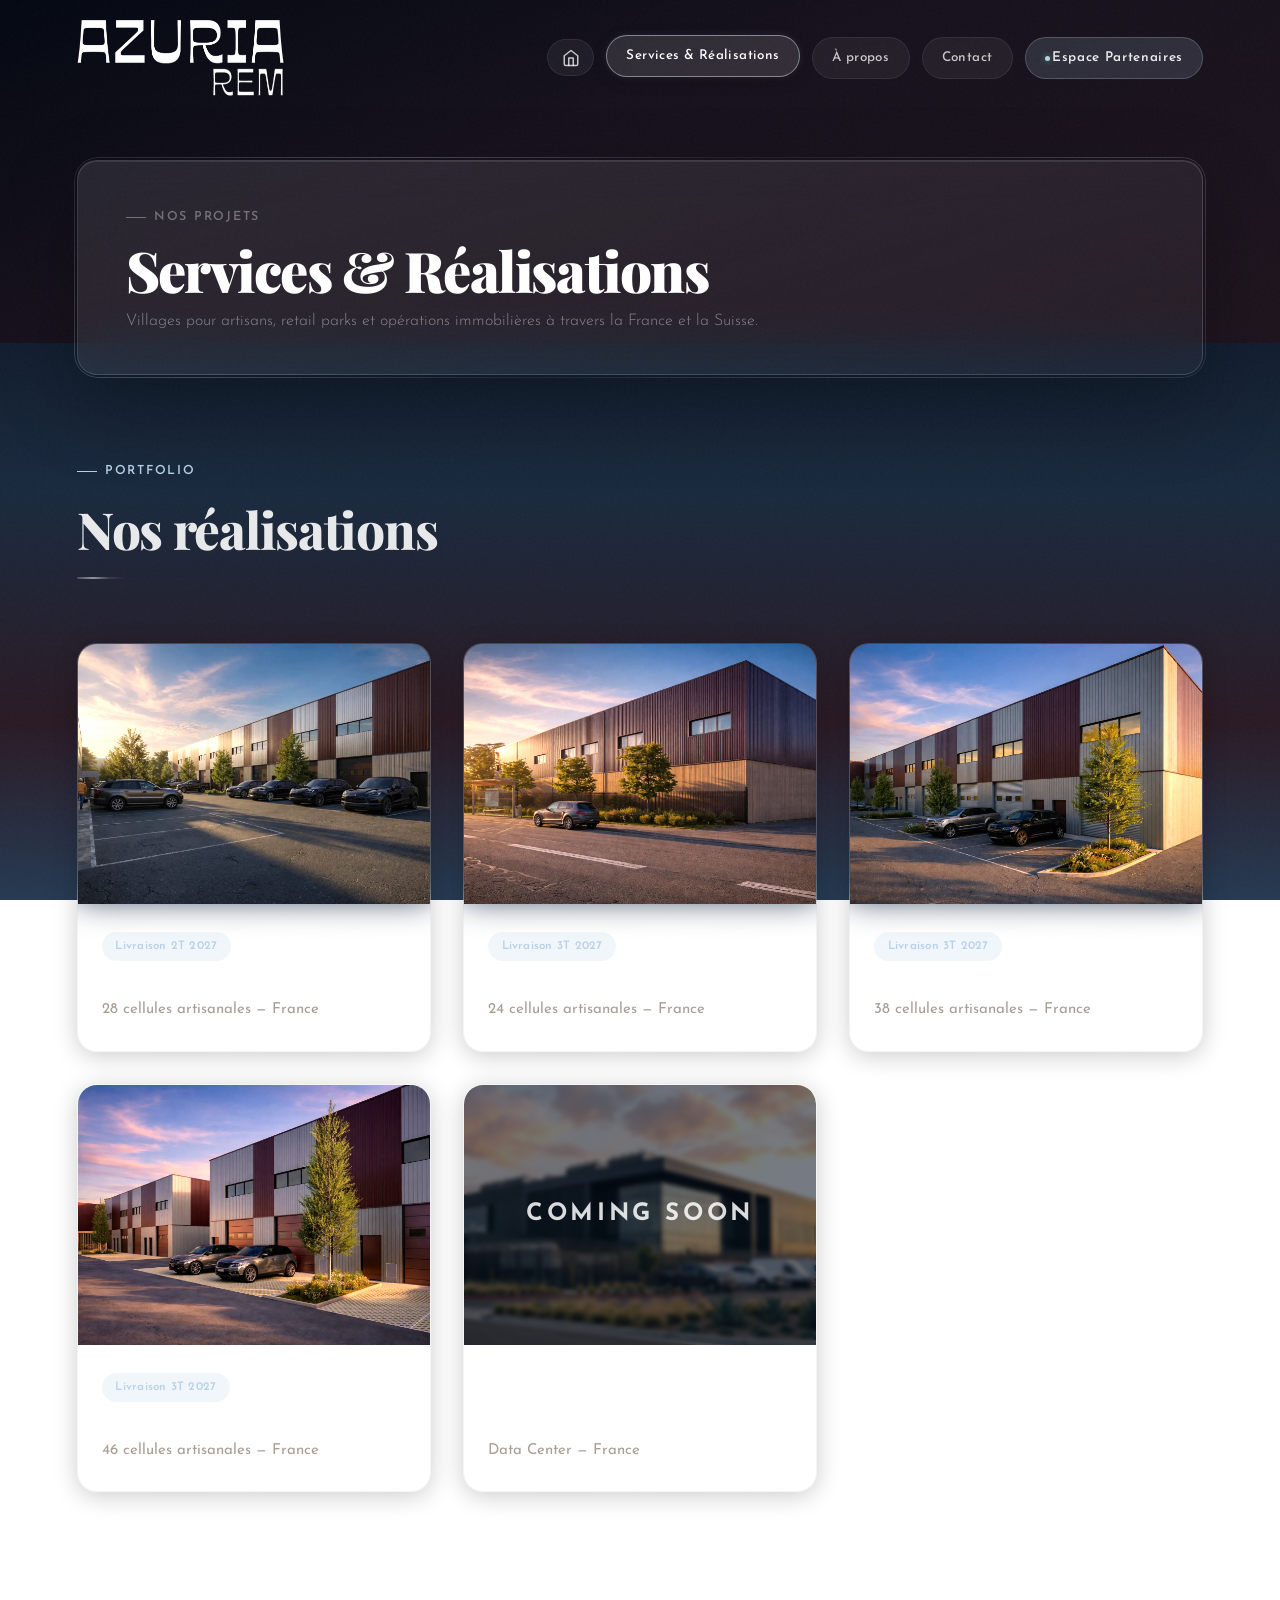
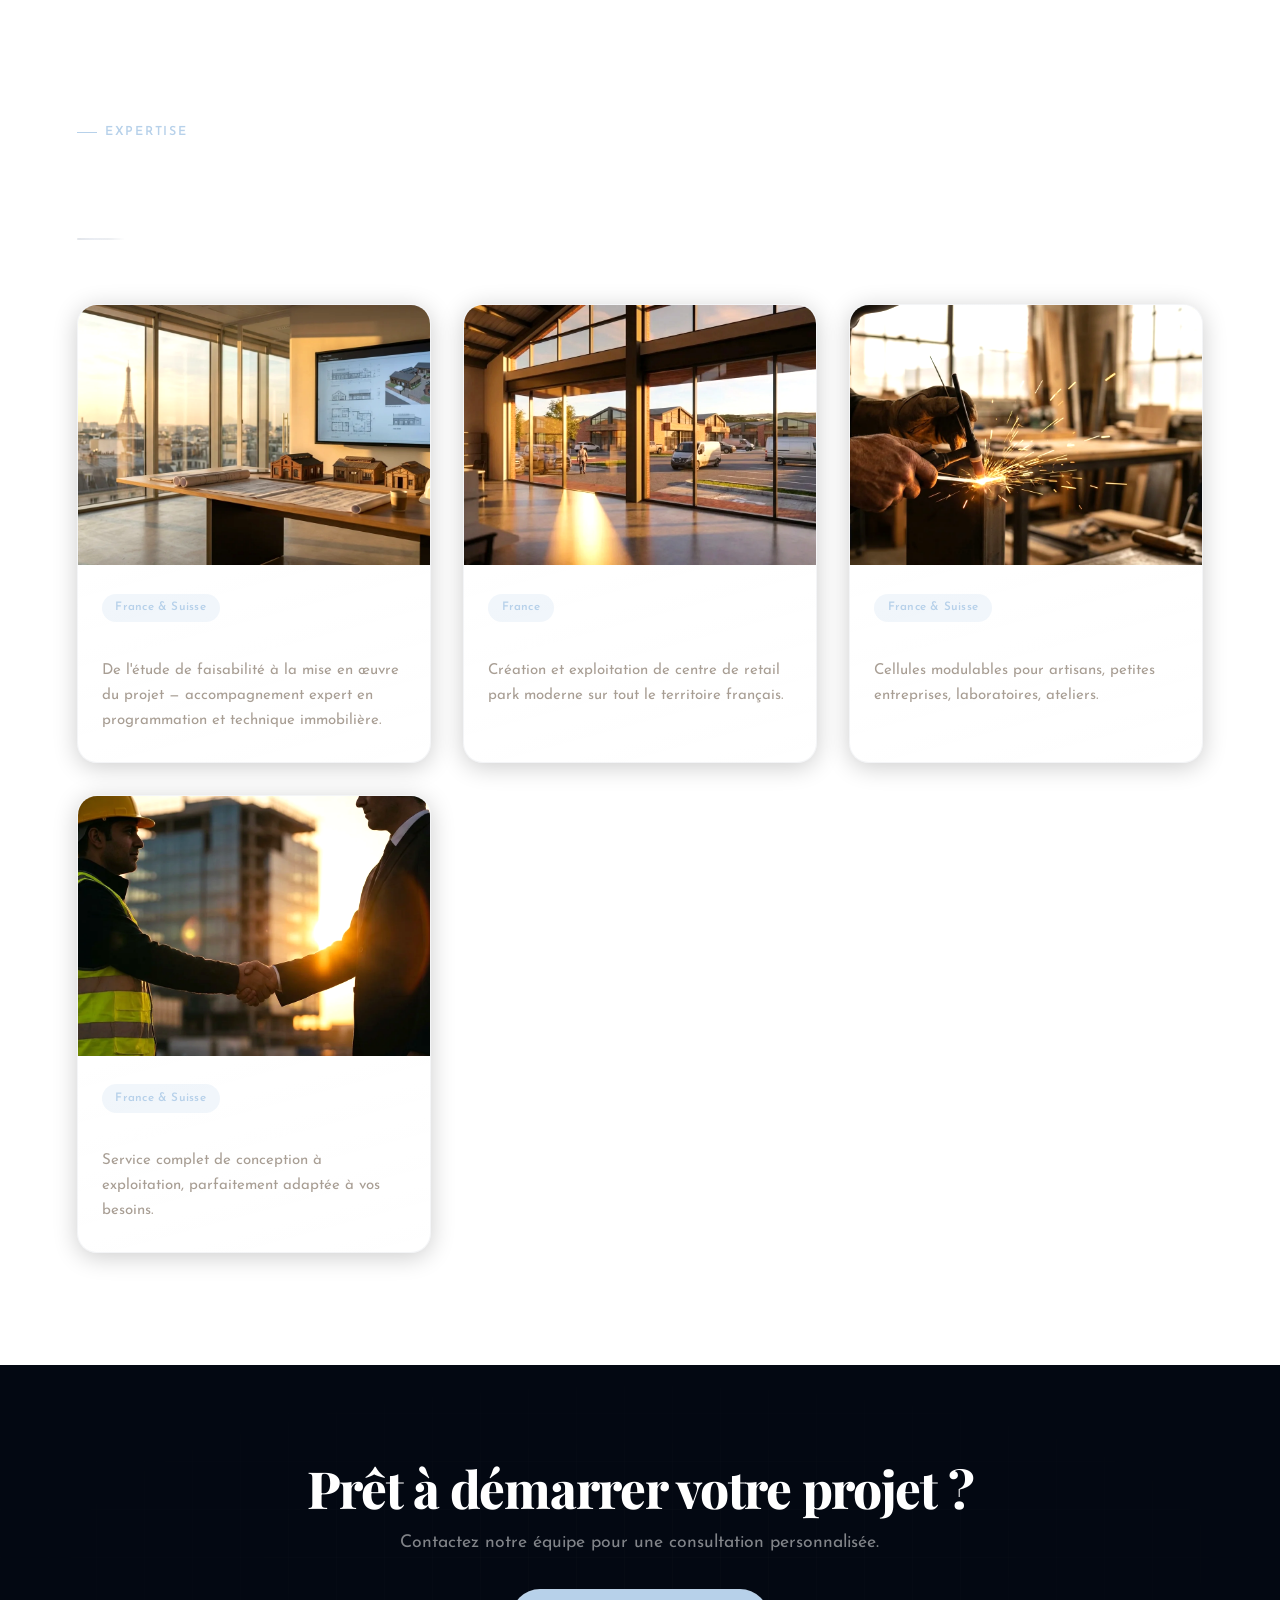
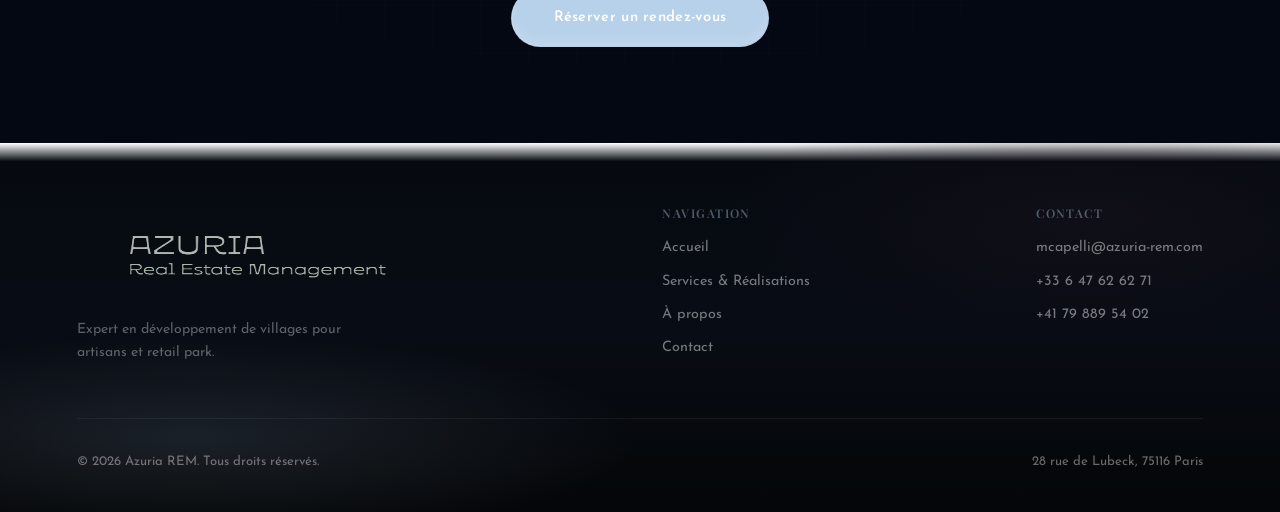
<file: services.html>
<!DOCTYPE html>
<html lang="fr">
<head>
  <meta charset="UTF-8">
  <meta name="viewport" content="width=device-width, initial-scale=1.0">
  <title>Services &amp; Réalisations — Azuria REM</title>
  <meta name="description" content="Découvrez nos projets et services : retail parks, villages pour artisans, livraison clés en main et montage d'opérations.">
  <link rel="preconnect" href="https://fonts.googleapis.com">
  <link rel="preconnect" href="https://fonts.gstatic.com" crossorigin>
  <link href="https://fonts.googleapis.com/css2?family=Archivo:wght@300;400;500;600;700;800;900&family=Playfair+Display:wght@400;600;700&family=Josefin+Sans:wght@300;400;500;600;700&display=swap" rel="stylesheet">
  <link rel="stylesheet" href="style.css">
</head>
<body>

  <nav class="navbar">
    <div class="container">
      <a href="index.html" class="navbar__logo"><img src="img/logo.webp" alt="Azuria REM" width="208" height="65"></a>
      <div class="hamburger" aria-label="Menu"><span></span><span></span><span></span></div>
      <div class="navbar__links">
        <a href="index.html" class="nav-home" aria-label="Accueil"><svg viewBox="0 0 24 24" width="18" height="18" fill="none" stroke="currentColor" stroke-width="2" stroke-linecap="round" stroke-linejoin="round"><path d="M3 9l9-7 9 7v11a2 2 0 01-2 2H5a2 2 0 01-2-2z"/><polyline points="9 22 9 12 15 12 15 22"/></svg></a>
        <a href="services.html">Services &amp; Réalisations</a>
        <a href="about.html">À propos</a>
        <a href="contact.html">Contact</a>
        <a href="#" class="nav-login" onclick="return false">Espace Partenaires</a>
      </div>
    </div>
  </nav>

  <div class="page-top">
    <div class="page-top__grid"></div>
    <div class="page-top__glow"></div>
    <div class="flickering-grid-wrap" data-color="250,248,245"><canvas></canvas></div>
    <div class="container">
      <div class="page-top__card blur-fade">
        <span class="eyebrow">Nos projets</span>
        <h1>Services &amp; Réalisations</h1>
        <p>Villages pour artisans, retail parks et opérations immobilières à travers la France et la Suisse.</p>
      </div>
    </div>
  </div>

  <!-- Réalisations -->
  <section>
    <div class="container">
      <div class="section-header blur-fade">
        <span class="eyebrow">Portfolio</span>
        <h2>Nos réalisations</h2>
        <div class="divider"></div>
      </div>
      <div class="projects-grid">
        <article class="project-card blur-fade blur-fade-delay-1">
          <div class="project-card__img"><img src="img/saint-ouen.webp" alt="Saint Ouen l'Aumône" loading="lazy"></div>
          <div class="project-card__body">
            <span class="badge badge--active">Livraison 2T 2027</span>
            <h3>Saint Ouen l'Aumône</h3>
            <p>28 cellules artisanales — France</p>
          </div>
        </article>
        <article class="project-card blur-fade blur-fade-delay-3">
          <div class="project-card__img"><img src="img/village-artisans.webp" alt="Feyzin" loading="lazy"></div>
          <div class="project-card__body">
            <span class="badge badge--active">Livraison 3T 2027</span>
            <h3>Feyzin</h3>
            <p>24 cellules artisanales — France</p>
          </div>
        </article>
        <article class="project-card blur-fade blur-fade-delay-1">
          <div class="project-card__img"><img src="img/feyzin.webp" alt="Saint Genis Pouilly" loading="lazy"></div>
          <div class="project-card__body">
            <span class="badge badge--active">Livraison 3T 2027</span>
            <h3>Saint Genis Pouilly</h3>
            <p>38 cellules artisanales — France</p>
          </div>
        </article>
        <article class="project-card blur-fade blur-fade-delay-2">
          <div class="project-card__img"><img src="img/essarts-le-roi.webp" alt="Les Essarts-le-Roi" loading="lazy"></div>
          <div class="project-card__body">
            <span class="badge badge--active">Livraison 3T 2027</span>
            <h3>Les Essarts-le-Roi</h3>
            <p>46 cellules artisanales — France</p>
          </div>
        </article>
        <article class="project-card blur-fade blur-fade-delay-3">
          <div class="project-card__img project-card__img--coming-soon"><img src="img/corbeil.webp" alt="Corbeil-Essonnes" loading="lazy"><span class="coming-soon-overlay">Coming Soon</span></div>
          <div class="project-card__body">
            <span class="badge badge--soon">Coming Soon — 3T 2027</span>
            <h3>Corbeil-Essonnes</h3>
            <p>Data Center — France</p>
          </div>
        </article>
      </div>
    </div>
  </section>

  <!-- Services détaillés -->
  <section>
    <div class="container">
      <div class="section-header blur-fade">
        <span class="eyebrow">Expertise</span>
        <h2>Nos services</h2>
        <div class="divider"></div>
      </div>
      <div class="projects-grid">
        <article class="project-card blur-fade blur-fade-delay-1">
          <div class="project-card__img"><img src="img/montage.webp" alt="Montage d'opérations" loading="lazy"></div>
          <div class="project-card__body">
            <span class="badge badge--active">France &amp; Suisse</span>
            <h3>Montage d'opérations</h3>
            <p>De l'étude de faisabilité à la mise en œuvre du projet — accompagnement expert en programmation et technique immobilière.</p>
          </div>
        </article>
        <article class="project-card blur-fade blur-fade-delay-2">
          <div class="project-card__img"><img src="img/service-retail.webp" alt="Retail Park" loading="lazy"></div>
          <div class="project-card__body">
            <span class="badge badge--active">France</span>
            <h3>Retail Park</h3>
            <p>Création et exploitation de centre de retail park moderne sur tout le territoire français.</p>
          </div>
        </article>
        <article class="project-card blur-fade blur-fade-delay-3">
          <div class="project-card__img"><img src="img/service-village.webp" alt="Village pour artisans" loading="lazy"></div>
          <div class="project-card__body">
            <span class="badge badge--active">France &amp; Suisse</span>
            <h3>Village pour artisans</h3>
            <p>Cellules modulables pour artisans, petites entreprises, laboratoires, ateliers.</p>
          </div>
        </article>
        <article class="project-card blur-fade blur-fade-delay-1">
          <div class="project-card__img"><img src="img/service-cle.webp" alt="Livraison clés en main" loading="lazy"></div>
          <div class="project-card__body">
            <span class="badge badge--active">France &amp; Suisse</span>
            <h3>Livraison clés en main</h3>
            <p>Service complet de conception à exploitation, parfaitement adaptée à vos besoins.</p>
          </div>
        </article>
      </div>
    </div>
  </section>

  <!-- CTA -->
  <section class="cta">
    <div class="cta__grid"></div>
    <div class="container blur-fade">
      <h2>Prêt à démarrer votre projet ?</h2>
      <p>Contactez notre équipe pour une consultation personnalisée.</p>
      <a href="mailto:mcapelli@azuria-rem.com?subject=Réservation" class="shimmer-btn">
        <span class="shimmer-spark"></span>
        Réserver un rendez-vous
        <span class="shimmer-highlight"></span>
      </a>
    </div>
  </section>

  <footer>
    <div class="container">
      <div class="footer__grid">
        <div class="footer__brand">
          <img src="img/footer-logo.webp" alt="Azuria REM" width="360" height="100">
          <p>Expert en développement de villages pour artisans et retail park.</p>
        </div>
        <div class="footer__nav">
          <h4>Navigation</h4>
          <a href="index.html">Accueil</a>
          <a href="services.html">Services &amp; Réalisations</a>
          <a href="about.html">À propos</a>
          <a href="contact.html">Contact</a>
        </div>
        <div class="footer__nav">
          <h4>Contact</h4>
          <a href="mailto:mcapelli@azuria-rem.com">mcapelli@azuria-rem.com</a>
          <a href="tel:+33647626271">+33 6 47 62 62 71</a>
          <a href="tel:+41798895402">+41 79 889 54 02</a>
        </div>
      </div>
      <div class="footer__bottom">
        <span>&copy; 2026 Azuria REM. Tous droits réservés.</span>
        <span>28 rue de Lubeck, 75116 Paris</span>
      </div>
    </div>
  </footer>

  <!-- Login Modal -->
  <div class="login-overlay" id="login-overlay">
    <div class="login-modal">
      <button class="login-modal__close">&times;</button>
      <h3>Espace Partenaires</h3>
      <p>Accès réservé aux investisseurs et affiliés du réseau Azuria REM.</p>
      <form>
        <div class="form-group">
          <label for="login-email">Identifiant</label>
          <input type="text" id="login-email" placeholder="Identifiant" required>
        </div>
        <div class="form-group">
          <label for="login-pass">Mot de passe</label>
          <input type="password" id="login-pass" placeholder="Mot de passe" required>
        </div>
        <div class="login-modal__actions">
          <button type="submit" class="login-modal__btn">Se connecter</button>
          <p class="login-modal__link">Pas encore partenaire ? <a href="contact.html">Demander l'accès</a></p>
        </div>
      </form>
    </div>
  </div>

  <script src="script.js"></script>
</body>
</html>
</file>
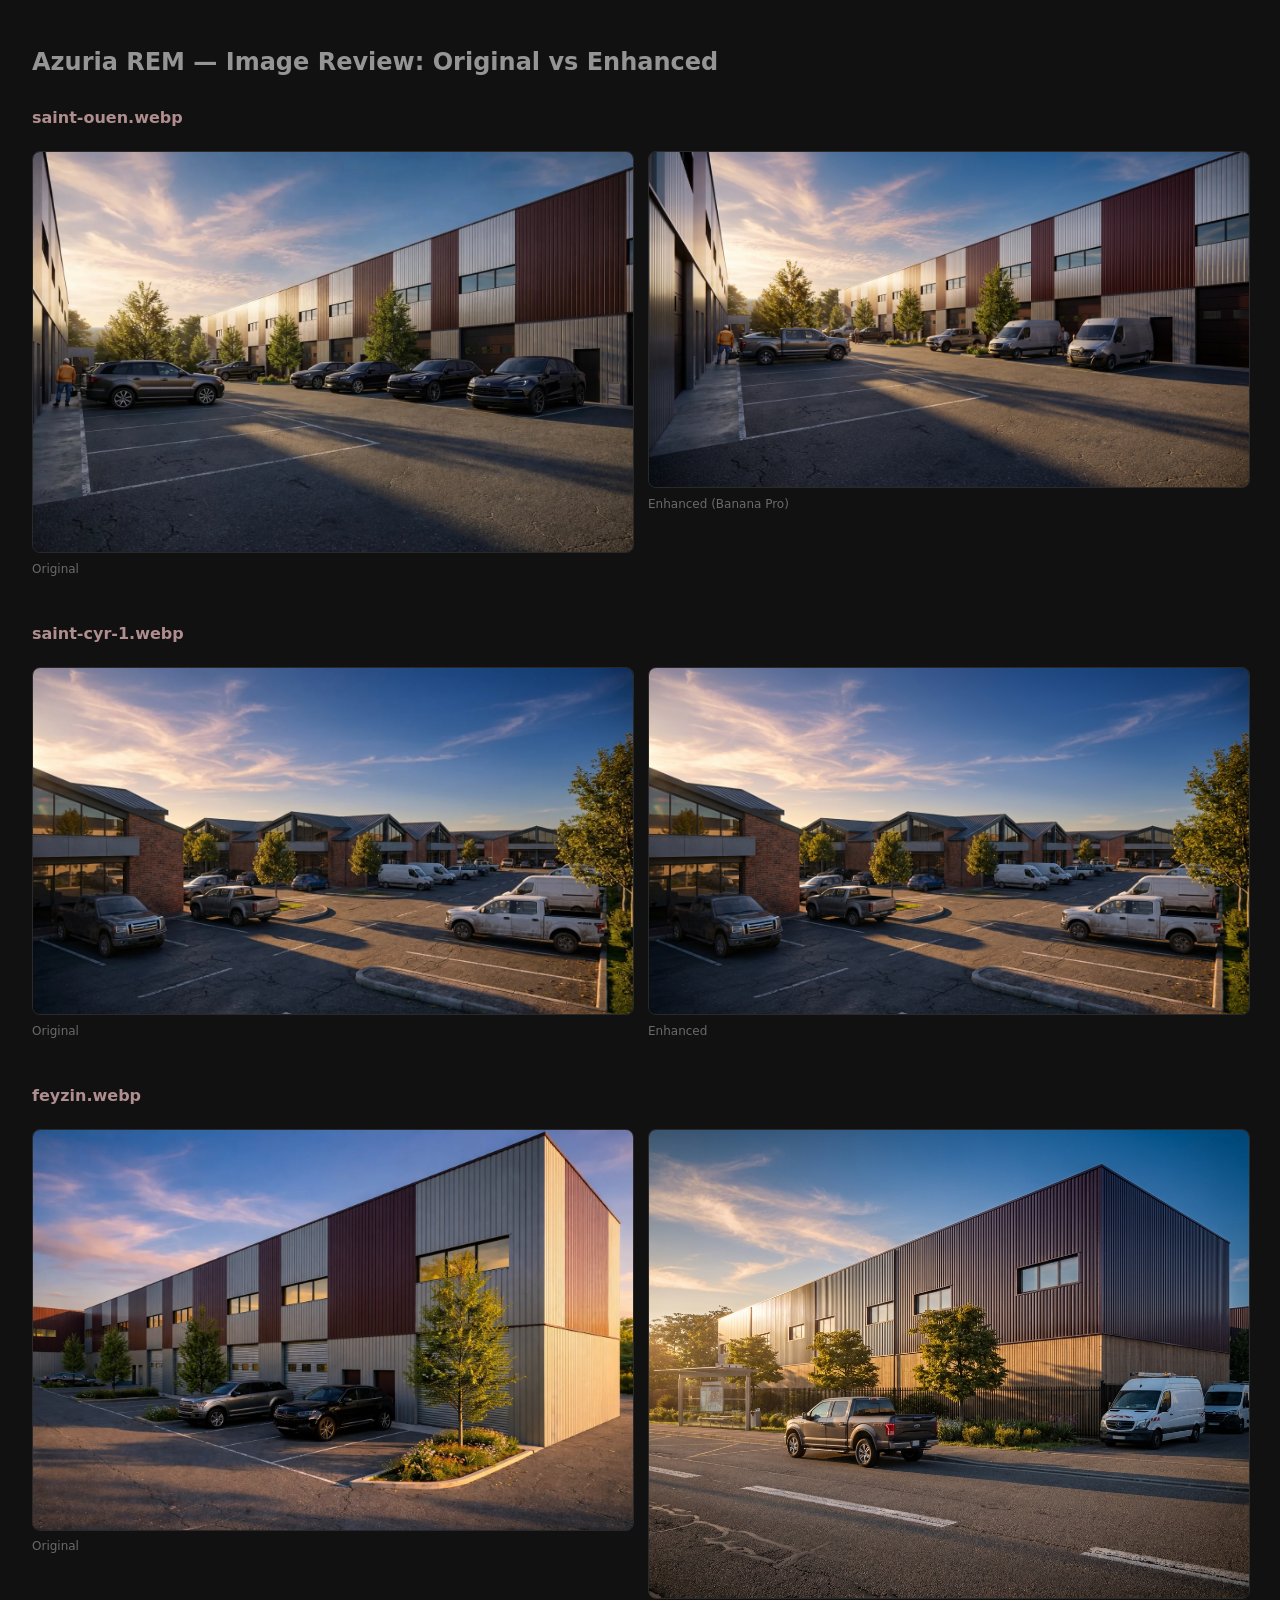
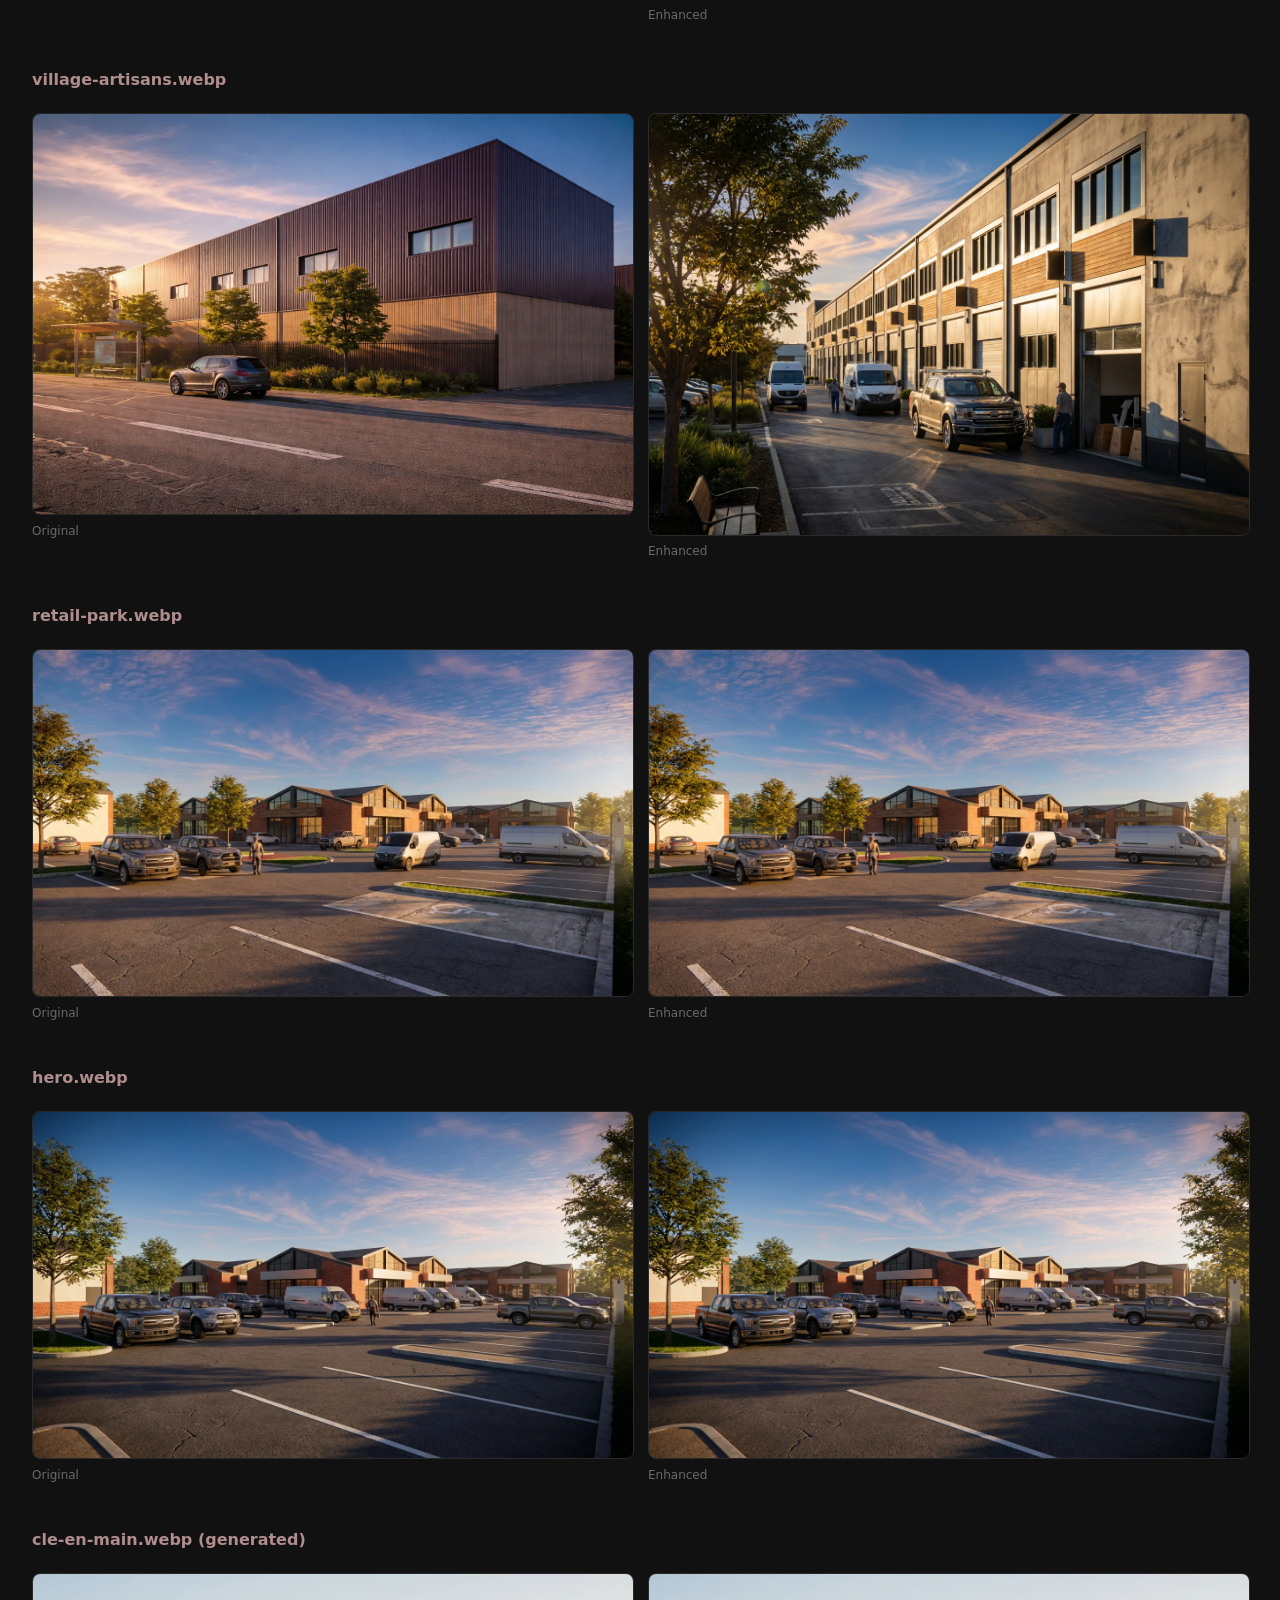
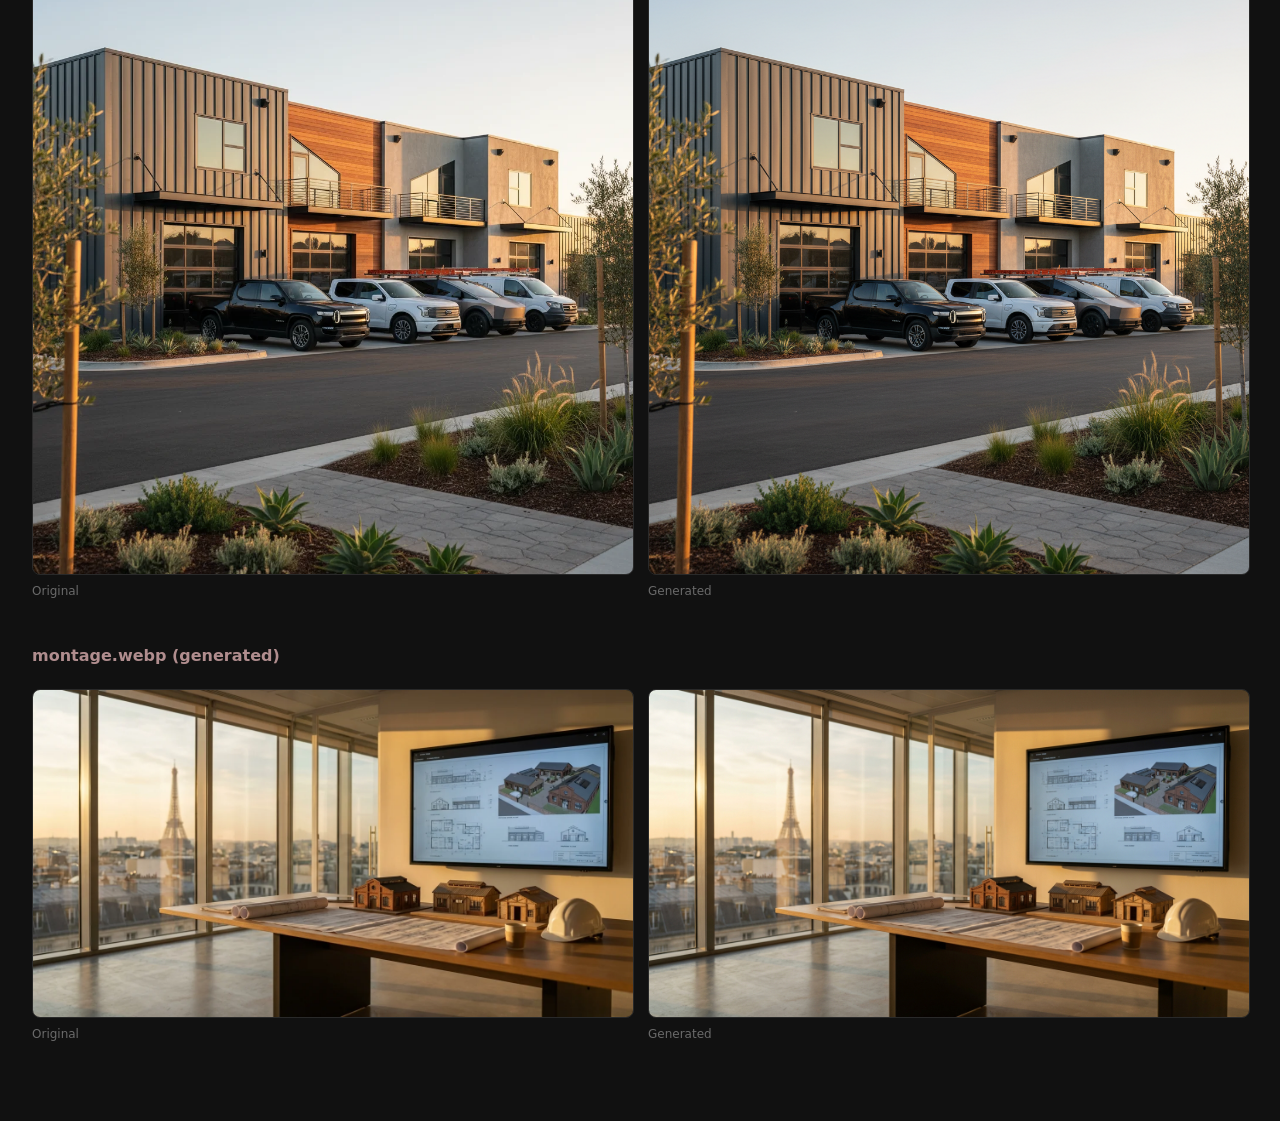
<file: img/enhanced/review.html>
<!DOCTYPE html>
<html><head><meta charset="UTF-8"><title>Image Review</title>
<style>
body{background:#111;color:#eee;font-family:system-ui;padding:2rem;margin:0}
h1{font-size:1.5rem;margin-bottom:2rem;opacity:.6}
.pair{margin-bottom:3rem;display:grid;grid-template-columns:1fr 1fr;gap:1rem;align-items:start}
.pair h2{grid-column:1/-1;font-size:1rem;color:#b08d8e;margin:0 0 .5rem}
.pair img{width:100%;border-radius:8px;border:1px solid rgba(255,255,255,.1)}
.label{font-size:.75rem;opacity:.4;margin-top:.3rem}
</style></head><body>
<h1>Azuria REM — Image Review: Original vs Enhanced</h1>

<div class="pair">
<h2>saint-ouen.webp</h2>
<div><img src="../saint-ouen.webp"><div class="label">Original</div></div>
<div><img src="saint-ouen.png"><div class="label">Enhanced (Banana Pro)</div></div>
</div>

<div class="pair">
<h2>saint-cyr-1.webp</h2>
<div><img src="../saint-cyr-1.webp"><div class="label">Original</div></div>
<div><img src="saint-cyr-1.png"><div class="label">Enhanced</div></div>
</div>

<div class="pair">
<h2>feyzin.webp</h2>
<div><img src="../feyzin.webp"><div class="label">Original</div></div>
<div><img src="feyzin.png"><div class="label">Enhanced</div></div>
</div>

<div class="pair">
<h2>village-artisans.webp</h2>
<div><img src="../village-artisans.webp"><div class="label">Original</div></div>
<div><img src="village-artisans.png"><div class="label">Enhanced</div></div>
</div>

<div class="pair">
<h2>retail-park.webp</h2>
<div><img src="../retail-park.webp"><div class="label">Original</div></div>
<div><img src="retail-park.png"><div class="label">Enhanced</div></div>
</div>

<div class="pair">
<h2>hero.webp</h2>
<div><img src="../hero.webp"><div class="label">Original</div></div>
<div><img src="hero.png"><div class="label">Enhanced</div></div>
</div>

<div class="pair">
<h2>cle-en-main.webp (generated)</h2>
<div><img src="../cle-en-main.webp"><div class="label">Original</div></div>
<div><img src="cle-en-main.png"><div class="label">Generated</div></div>
</div>

<div class="pair">
<h2>montage.webp (generated)</h2>
<div><img src="../montage.webp"><div class="label">Original</div></div>
<div><img src="montage.png"><div class="label">Generated</div></div>
</div>

</body></html>
</file>
<file: style.css>
/* ===== Azuria REM — 2026 Premium + Magic UI ===== */

@import url('https://fonts.googleapis.com/css2?family=Archivo:wght@300;400;500;600;700;800;900&family=Playfair+Display:wght@400;600;700&family=Josefin+Sans:wght@300;400;500;600;700&display=swap');

:root {
  --burgundy: #060f1e;
  --burgundy-light: #0c1a30;
  --burgundy-deep: #030812;
  --green: #B7D1EA;
  --green-soft: #B7D1EA;
  --rose: #480607;
  --cream: #14161a;
  --cream-dark: #1a1d23;
  --white: #ffffff;
  --black: #0a0a0a;
  --text: #e8e0d8;
  --text-muted: #a89e94;
  --border: rgba(72,6,7,.06);
  --radius: 20px;
  --radius-sm: 12px;
  --ease: cubic-bezier(.22,1,.36,1);
  --ease-out: cubic-bezier(0,0,.2,1);
  --ease-spring: cubic-bezier(.34,1.56,.64,1);
  --silver: #c0c8d4;
  --silver-dim: rgba(192,200,212,.15);
  --silver-bright: rgba(220,225,235,.5);
  --silver-glow: rgba(192,200,212,.12);
  --metal-gradient: linear-gradient(135deg, rgba(160,170,185,.3) 0%, rgba(220,225,235,.5) 25%, rgba(140,150,165,.2) 50%, rgba(220,225,235,.4) 75%, rgba(160,170,185,.3) 100%);
  --glass-bg: rgba(255,255,255,.06);
  --glass-border: rgba(192,200,212,.18);
  --glass-bg-light: rgba(255,255,255,.08);
  --glass-border-light: rgba(192,200,212,.2);
  --glass-border-outer-light: rgba(192,200,212,.08);
}

/* ===== Reset ===== */
*,*::before,*::after { box-sizing:border-box; margin:0; padding:0 }
html { scroll-behavior:smooth; -webkit-font-smoothing:antialiased; -moz-osx-font-smoothing:grayscale }
body {
  font-family:'Josefin Sans','Archivo',system-ui,sans-serif; color:var(--text); line-height:1.65; overflow-x:hidden; font-weight:400;
  background:linear-gradient(180deg, var(--burgundy-deep) 0%, #0c1524 25%, #1a2a3e 55%, #2a1a24 80%, #253a52 100%);
  background-attachment:fixed;
}
img { max-width:100%; display:block }
a { color:inherit; text-decoration:none }
ul { list-style:none }
button { font-family:inherit; cursor:pointer }

/* ===== Film grain ===== */
body::after {
  content:''; position:fixed; inset:0; z-index:9999; pointer-events:none; opacity:.025;
  background-image:url("data:image/svg+xml,%3Csvg viewBox='0 0 512 512' xmlns='http://www.w3.org/2000/svg'%3E%3Cfilter id='n'%3E%3CfeTurbulence type='fractalNoise' baseFrequency='.65' numOctaves='3' stitchTiles='stitch'/%3E%3C/filter%3E%3Crect width='100%25' height='100%25' filter='url(%23n)'/%3E%3C/svg%3E");
}

/* ===== Typography ===== */
h1, h2, h3, h4 { font-family:'Playfair Display',serif; font-weight:700; line-height:1.08; letter-spacing:-.025em }
h1 { font-size:clamp(2.8rem,6.5vw,5.2rem); font-weight:900 }
h2 { font-size:clamp(2rem,4vw,3.2rem); font-weight:800 }
h3 { font-size:clamp(1.15rem,2vw,1.4rem); font-weight:600 }
p { font-size:1.05rem }

/* ===== Layout ===== */
.container { width:min(1240px,88%); margin-inline:auto }
.container--narrow { width:min(800px,88%); margin-inline:auto }
section { padding:7rem 0; position:relative }

/* ===== Utility ===== */
.eyebrow {
  display:inline-flex; align-items:center; gap:.5rem;
  font-size:.78rem; font-weight:600; letter-spacing:.14em; text-transform:uppercase;
  color:var(--green); margin-bottom:1.25rem;
}
.eyebrow::before {
  content:''; width:20px; height:1.5px; background:currentColor; display:block;
}
.divider { width:48px; height:2px; background:linear-gradient(90deg, rgba(160,170,185,.3), rgba(220,225,235,.6), rgba(160,170,185,.2), transparent); margin:1.25rem 0; border-radius:1px }
.divider--center { margin-inline:auto }

/* ===== Navbar ===== */
.navbar {
  position:fixed; top:0; left:0; width:100%; z-index:1000;
  padding:1.2rem 0; transition:all .6s var(--ease);
}
.navbar::before {
  content:''; position:absolute; inset:0;
  background:var(--burgundy-deep); opacity:0;
  transition:opacity .6s var(--ease);
  backdrop-filter:blur(20px); -webkit-backdrop-filter:blur(20px);
}
.navbar.scrolled::before { opacity:.95 }
.navbar.scrolled { padding:.7rem 0 }
.navbar .container { display:flex; align-items:center; justify-content:space-between; position:relative; z-index:1 }
.navbar__logo img { height:77px; width:auto; transition:height .4s var(--ease) }
.navbar.scrolled .navbar__logo img { height:44px }
.navbar__links { display:flex; gap:.75rem; align-items:center }
.navbar__links a {
  font-weight:500; font-size:.84rem; color:rgba(255,255,255,.75);
  letter-spacing:.03em; transition:all .3s var(--ease); position:relative;
  padding:.55rem 1.2rem; border-radius:40px;
  background:rgba(255,255,255,.06);
  border:1px solid rgba(192,200,212,.1);
  backdrop-filter:blur(8px); -webkit-backdrop-filter:blur(8px);
}
.navbar__links a:hover, .navbar__links a.active {
  color:var(--white);
  background:rgba(255,255,255,.12);
  border-color:var(--silver-bright);
  transform:translateY(-2px);
  box-shadow:0 4px 16px rgba(0,0,0,.2), 0 0 8px var(--silver-glow);
}

/* Home icon */
.navbar__links a.nav-home {
  padding:.55rem .85rem;
  display:inline-flex; align-items:center; justify-content:center;
}
.navbar__links a.nav-home svg { stroke:rgba(255,255,255,.75); transition:stroke .3s var(--ease) }
.navbar__links a.nav-home:hover svg { stroke:#fff }

/* Partenaires login pill */
.navbar__links a.nav-login {
  background:rgba(183,209,234,.15);
  border-color:rgba(183,209,234,.25);
  color:rgba(255,255,255,.9);
  font-weight:600; letter-spacing:.05em;
}
.navbar__links a.nav-login::before {
  content:''; width:5px; height:5px; border-radius:50%;
  background:#B7D1EA; display:inline-block; margin-right:2px;
  box-shadow:0 0 6px rgba(74,222,128,.6);
  animation:ai-pulse 2s ease-in-out infinite;
}
.navbar__links a.nav-login:hover {
  background:rgba(183,209,234,.25);
  border-color:rgba(183,209,234,.4);
}

/* Hamburger */
.hamburger { display:none; flex-direction:column; gap:6px; cursor:pointer; z-index:1001; padding:4px }
.hamburger span { width:22px; height:1.5px; background:var(--white); transition:all .4s var(--ease); transform-origin:center }
.hamburger.open span:nth-child(1) { transform:rotate(45deg) translate(5px,5px) }
.hamburger.open span:nth-child(2) { opacity:0 }
.hamburger.open span:nth-child(3) { transform:rotate(-45deg) translate(5px,-5px) }

/* ==========================================================
   HERO — Light-drawing animation + particles
   ========================================================== */
.hero {
  position:relative; min-height:100vh; display:flex; align-items:center;
  overflow:hidden; background:linear-gradient(180deg, var(--burgundy-deep) 0%, #0c1524 30%, #1e1520 65%, #1a2a3e 100%);
}

/* Light-drawing canvas */
.hero__lightdraw {
  position:absolute; inset:0; z-index:1;
}
.hero__lightdraw canvas {
  width:100%; height:100%; display:block;
}

/* Particles canvas */
.hero__particles {
  position:absolute; inset:0; z-index:2;
}

/* Grid overlay on hero */
.hero__grid {
  position:absolute; inset:0; z-index:3; opacity:.06;
  background-image:
    linear-gradient(rgba(255,255,255,.15) 1px, transparent 1px),
    linear-gradient(90deg, rgba(255,255,255,.15) 1px, transparent 1px);
  background-size:60px 60px;
  mask-image:radial-gradient(ellipse 70% 70% at 50% 50%, black 30%, transparent 100%);
  -webkit-mask-image:radial-gradient(ellipse 70% 70% at 50% 50%, black 30%, transparent 100%);
}

/* Hero content */
.hero__content {
  position:relative; z-index:10; color:var(--white);
  max-width:960px; padding:0 0 0 2%; text-align:center; margin-inline:auto;
}
.hero__content .eyebrow { color:rgba(255,255,255,.45) }
.hero__content .eyebrow::before { background:rgba(255,255,255,.3) }
.hero__content h1 { margin-bottom:4rem; line-height:1.05 }

/* Aurora text effect */
.aurora-text {
  background-image:linear-gradient(135deg, #e0e8f0, #B7D1EA, #e0e8f0, #8aa0c0, #e0e8f0);
  background-size:300% auto;
  -webkit-background-clip:text; background-clip:text;
  -webkit-text-fill-color:transparent;
  animation:aurora-text-shift 8s ease-in-out infinite;
}
@keyframes aurora-text-shift {
  0%,100% { background-position:0% 50% }
  50% { background-position:100% 50% }
}

.hero__actions { display:flex; gap:1rem; flex-wrap:wrap; justify-content:center }

/* ===== Blur Fade Reveal ===== */
.blur-fade {
  opacity:0; filter:blur(8px); transform:translateY(16px);
  transition:opacity .8s var(--ease-out), filter .8s var(--ease-out), transform .8s var(--ease-out);
}
.blur-fade.visible { opacity:1; filter:blur(0); transform:translateY(0) }
.blur-fade-delay-1 { transition-delay:.08s }
.blur-fade-delay-2 { transition-delay:.16s }
.blur-fade-delay-3 { transition-delay:.24s }
.blur-fade-delay-4 { transition-delay:.32s }
.blur-fade-delay-5 { transition-delay:.4s }

/* ===== Shimmer Button ===== */
.shimmer-btn {
  position:relative; display:inline-flex; align-items:center; justify-content:center; gap:.5rem;
  padding:1rem 2.6rem; border-radius:60px; font-weight:600; font-size:.92rem;
  letter-spacing:.02em; cursor:pointer; border:1px solid rgba(192,200,212,.25);
  color:var(--white); background:var(--green); overflow:hidden; z-index:0;
  transition:transform .3s var(--ease), box-shadow .3s var(--ease);
}
.shimmer-btn:hover { transform:translateY(-3px) scale(1.03); box-shadow:0 8px 30px rgba(183,209,234,.35), 0 0 20px rgba(183,209,234,.2) }
.shimmer-btn:active { transform:translateY(0) scale(.98) }
.shimmer-btn::before {
  content:''; position:absolute; inset:0; z-index:-2; overflow:hidden;
  border-radius:inherit; filter:blur(2px);
}
.shimmer-btn::after {
  content:''; position:absolute; inset:0; z-index:-1;
  border-radius:inherit; background:inherit;
}
.shimmer-btn .shimmer-spark {
  position:absolute; inset:-100%; z-index:-3;
  background:conic-gradient(from 225deg, transparent 0%, rgba(255,255,255,.6) 10%, transparent 20%);
  animation:shimmer-spin 3s linear infinite;
}
@keyframes shimmer-spin { to { transform:rotate(360deg) } }
.shimmer-btn .shimmer-highlight {
  position:absolute; inset:0; border-radius:inherit;
  box-shadow:inset 0 -8px 10px rgba(255,255,255,.12);
  transition:box-shadow .3s;
}
.shimmer-btn:hover .shimmer-highlight { box-shadow:inset 0 -6px 10px rgba(255,255,255,.2) }

.btn--ghost {
  display:inline-flex; align-items:center; gap:.5rem;
  padding:1rem 2.4rem; border-radius:60px; font-weight:600; font-size:.92rem;
  letter-spacing:.02em; cursor:pointer; color:var(--white);
  background:transparent; border:1.5px solid rgba(192,200,212,.25);
  transition:all .3s var(--ease);
}
.btn--ghost:hover { border-color:var(--silver-bright); background:rgba(255,255,255,.06); transform:translateY(-3px) scale(1.03); box-shadow:0 8px 24px var(--silver-glow), 0 0 12px var(--silver-glow) }
.btn--ghost:active { transform:translateY(0) scale(.98) }

.btn--dark {
  display:inline-flex; align-items:center; gap:.5rem;
  padding:1rem 2.4rem; border-radius:60px; font-weight:600; font-size:.92rem;
  letter-spacing:.02em; cursor:pointer; color:var(--white); border:none;
  background:var(--burgundy); transition:all .3s var(--ease);
}
.btn--dark:hover { background:var(--burgundy-light); transform:translateY(-3px) scale(1.03); box-shadow:0 8px 24px rgba(72,6,7,.25), 0 0 20px rgba(72,6,7,.15) }
.btn--dark:active { transform:translateY(0) scale(.98) }

/* ===== Section Header ===== */
.section-header { margin-bottom:4rem }
.section-header--center { text-align:center }
.section-header--center .divider { margin-inline:auto }
.section-header h2 { color:rgba(255,255,255,.9) }
.section-header p { color:var(--text-muted); max-width:560px; margin-top:1rem; font-size:1.1rem }
.section-header--center p { margin-inline:auto }

/* ===== Service Cards — Premium Glassmorphism ===== */
.services-grid { display:grid; grid-template-columns:repeat(4,1fr); gap:1.5rem }

.glass-card {
  position:relative;
  background:linear-gradient(165deg, rgba(255,255,255,.1) 0%, rgba(255,255,255,.04) 50%, rgba(255,255,255,.02) 100%);
  border-radius:var(--radius);
  overflow:hidden;
  transition:all .5s var(--ease);
  backdrop-filter:blur(20px); -webkit-backdrop-filter:blur(20px);
  border:1px solid var(--glass-border);
  box-shadow:
    0 4px 30px rgba(0,0,0,.2),
    0 1px 0 rgba(220,225,235,.1) inset;
}
/* Outer mirror-cut border — brushed metal */
.glass-card::before {
  content:''; position:absolute; inset:-4px; border-radius:calc(var(--radius) + 4px);
  background:var(--metal-gradient); -webkit-mask:linear-gradient(#fff 0 0) content-box, linear-gradient(#fff 0 0); -webkit-mask-composite:xor; mask-composite:exclude;
  padding:1px;
  pointer-events:none; z-index:3;
  opacity:.4; transition:opacity .5s var(--ease);
}
/* Metallic sheen sweep on hover */
.glass-card::after {
  content:''; position:absolute; inset:0; z-index:4;
  border-radius:inherit; pointer-events:none;
  background:linear-gradient(105deg, transparent 30%, rgba(220,225,235,.12) 45%, rgba(255,255,255,.18) 50%, rgba(220,225,235,.12) 55%, transparent 70%);
  transform:translateX(-100%);
  transition:transform .8s var(--ease);
}
.glass-card:hover {
  transform:translateY(-8px);
  box-shadow:
    0 30px 80px rgba(0,0,0,.3),
    0 8px 32px var(--silver-glow),
    0 1px 0 var(--silver-bright) inset;
  border-color:var(--silver-bright);
}
.glass-card:hover::before { opacity:.7 }
.glass-card:hover::after { transform:translateX(100%) }

.glass-card__img {
  height:220px; overflow:hidden; position:relative;
  background:linear-gradient(135deg, var(--burgundy-deep) 0%, var(--burgundy) 50%, #1e1520 100%);
}
.glass-card__img img {
  width:100%; height:100%; object-fit:cover;
  transition:transform .7s var(--ease), filter .4s var(--ease); opacity:.9;
  filter:brightness(1.12);
}
.glass-card:hover .glass-card__img img { transform:scale(1.06); opacity:1; filter:brightness(1.18) }
.glass-card__img::after {
  content:''; position:absolute; bottom:0; left:0; right:0; height:60%;
  background:linear-gradient(to top, rgba(45,3,4,.2) 0%, transparent 100%);
}

.glass-card__body { padding:1.75rem 1.5rem; position:relative }
.glass-card__body h3 { color:rgba(255,255,255,.9); margin-bottom:.5rem }
.glass-card__body p { color:var(--text-muted); font-size:.92rem; line-height:1.7 }
.glass-card__number {
  font-size:.68rem; font-weight:700; letter-spacing:.12em; color:var(--green);
  margin-bottom:.6rem; display:block; text-transform:uppercase;
}

/* ===== Marquee Zone — color transition behind glass ===== */
.marquee-zone {
  position:relative;
  background:linear-gradient(180deg, var(--burgundy-deep) 0%, #1e1520 35%, #2a1a24 65%, var(--cream) 100%);
  padding:3rem 0;
}

/* ===== Marquee — Glassmorphism band ===== */
.marquee-section {
  padding:1.8rem 0; overflow:hidden;
  background:linear-gradient(135deg, rgba(255,255,255,.08) 0%, rgba(255,255,255,.04) 100%);
  backdrop-filter:blur(16px); -webkit-backdrop-filter:blur(16px);
  border-top:1px solid var(--glass-border);
  border-bottom:1px solid var(--glass-border);
  box-shadow:
    0 4px 30px rgba(0,0,0,.2),
    0 1px 0 rgba(220,225,235,.06) inset;
}
.marquee-track {
  display:flex; gap:3rem; width:max-content;
  animation:marquee-scroll 30s linear infinite;
}
.marquee-track:hover { animation-play-state:paused }
.marquee-item {
  flex-shrink:0; font-size:.95rem; font-weight:600; color:rgba(255,255,255,.75);
  letter-spacing:.03em; white-space:nowrap; display:flex; align-items:center; gap:.75rem;
}
.marquee-item .dot { width:4px; height:4px; border-radius:50%; background:var(--green); flex-shrink:0 }
@keyframes marquee-scroll { to { transform:translateX(-50%) } }

/* ===== Project Cards (glassmorphism) ===== */
.projects-grid { display:grid; grid-template-columns:repeat(auto-fill,minmax(340px,1fr)); gap:2rem }
.project-card {
  position:relative;
  background:linear-gradient(165deg, rgba(255,255,255,.1) 0%, rgba(255,255,255,.04) 100%);
  border-radius:var(--radius);
  overflow:hidden; border:1px solid var(--glass-border);
  transition:all .5s var(--ease);
  backdrop-filter:blur(16px); -webkit-backdrop-filter:blur(16px);
  box-shadow:0 4px 24px rgba(0,0,0,.2), 0 1px 0 rgba(220,225,235,.08) inset;
}
.project-card::before {
  content:''; position:absolute; inset:-4px; border-radius:calc(var(--radius) + 4px);
  background:var(--metal-gradient); -webkit-mask:linear-gradient(#fff 0 0) content-box, linear-gradient(#fff 0 0); -webkit-mask-composite:xor; mask-composite:exclude;
  padding:1px;
  pointer-events:none; z-index:1;
  opacity:.4; transition:opacity .5s var(--ease);
}
.project-card::after {
  content:''; position:absolute; inset:0; z-index:4;
  border-radius:inherit; pointer-events:none;
  background:linear-gradient(105deg, transparent 30%, rgba(220,225,235,.1) 45%, rgba(255,255,255,.15) 50%, rgba(220,225,235,.1) 55%, transparent 70%);
  transform:translateX(-100%);
  transition:transform .8s var(--ease);
}
.project-card:hover {
  transform:translateY(-5px);
  box-shadow:0 24px 64px rgba(0,0,0,.3), 0 1px 0 var(--silver-bright) inset;
  border-color:var(--silver-bright);
}
.project-card:hover::before { opacity:.7 }
.project-card:hover::after { transform:translateX(100%) }
.project-card__img { height:260px; overflow:hidden }
.project-card__img img {
  width:100%; height:100%; object-fit:cover; transition:transform .7s var(--ease), filter .4s var(--ease);
  filter:brightness(1.12);
}
.project-card:hover .project-card__img img { transform:scale(1.04); filter:brightness(1.18) }
.project-card__img--swap { position:relative }
.project-card__img--swap .img-swap {
  position:absolute; inset:0; width:100%; height:100%; object-fit:cover;
  opacity:0; transition:opacity .6s var(--ease);
}
.project-card:hover .project-card__img--swap .img-swap { opacity:1 }
.project-card__img--coming-soon { position:relative }
.coming-soon-overlay {
  position:absolute; inset:0; display:flex; align-items:center; justify-content:center;
  background:rgba(6,15,30,.55); backdrop-filter:blur(2px);
  font-size:1.5rem; font-weight:700; letter-spacing:.15em; text-transform:uppercase;
  color:rgba(255,255,255,.85); z-index:2;
}
.project-card__body { padding:1.75rem 1.5rem; position:relative; z-index:2 }
.project-card__body h3 { color:rgba(255,255,255,.9); margin-bottom:.3rem; font-size:1.2rem }
.project-card__body p { color:var(--text-muted); font-size:.94rem; margin-top:.4rem }

.badge {
  display:inline-block; padding:.3rem .85rem; border-radius:40px;
  font-size:.73rem; font-weight:600; letter-spacing:.02em; margin-bottom:.6rem;
}
.badge--active { background:rgba(183,209,234,.2); color:#B7D1EA }
.badge--soon { background:rgba(255,255,255,.08); color:rgba(255,255,255,.6) }

/* ===== Service Detail Blocks ===== */
.service-detail {
  display:grid; grid-template-columns:1fr 1fr; gap:4rem; align-items:center;
  padding:4rem 0; border-top:1px solid rgba(255,255,255,.06);
}
.service-detail:last-child { border-bottom:1px solid rgba(255,255,255,.06) }
.service-detail--reverse { direction:rtl }
.service-detail--reverse > * { direction:ltr }
.service-detail__img {
  border-radius:var(--radius); overflow:hidden; aspect-ratio:4/3;
  position:relative;
  border:1px solid var(--glass-border);
  box-shadow:0 4px 24px rgba(0,0,0,.2);
}
.service-detail__img::before {
  content:''; position:absolute; inset:-4px; border-radius:calc(var(--radius) + 4px);
  background:var(--metal-gradient); -webkit-mask:linear-gradient(#fff 0 0) content-box, linear-gradient(#fff 0 0); -webkit-mask-composite:xor; mask-composite:exclude;
  padding:1px;
  pointer-events:none; z-index:1; opacity:.4;
}
.service-detail__img img { width:100%; height:100%; object-fit:cover; transition:transform .7s var(--ease) }
.service-detail:hover .service-detail__img img { transform:scale(1.03) }
.service-detail__text .eyebrow { margin-bottom:1rem }
.service-detail__text h3 { font-size:clamp(1.4rem,2.5vw,1.8rem); color:rgba(255,255,255,.9); margin-bottom:1rem }
.service-detail__text p { color:var(--text-muted); font-size:1.05rem; line-height:1.75 }

/* ===== About / Expertise (glassmorphism) ===== */
.expertise-grid { display:grid; grid-template-columns:repeat(3,1fr); gap:2rem }
.expertise-card {
  position:relative;
  background:linear-gradient(165deg, rgba(255,255,255,.1) 0%, rgba(255,255,255,.04) 100%);
  border-radius:var(--radius);
  padding:3rem 2rem; border:1px solid var(--glass-border);
  transition:all .5s var(--ease); overflow:hidden;
  backdrop-filter:blur(16px); -webkit-backdrop-filter:blur(16px);
  box-shadow:0 4px 24px rgba(0,0,0,.2), 0 1px 0 rgba(220,225,235,.08) inset;
}
.expertise-card::before {
  content:''; position:absolute; inset:-4px; border-radius:calc(var(--radius) + 4px);
  background:var(--metal-gradient); -webkit-mask:linear-gradient(#fff 0 0) content-box, linear-gradient(#fff 0 0); -webkit-mask-composite:xor; mask-composite:exclude;
  padding:1px;
  pointer-events:none;
  opacity:.4; transition:opacity .5s var(--ease);
}
.expertise-card::after {
  content:''; position:absolute; inset:0; z-index:4;
  border-radius:inherit; pointer-events:none;
  background:linear-gradient(105deg, transparent 30%, rgba(220,225,235,.1) 45%, rgba(255,255,255,.15) 50%, rgba(220,225,235,.1) 55%, transparent 70%);
  transform:translateX(-100%);
  transition:transform .8s var(--ease);
}
.expertise-card:hover {
  transform:translateY(-5px);
  box-shadow:0 24px 64px rgba(0,0,0,.3), 0 1px 0 var(--silver-bright) inset;
  border-color:var(--silver-bright);
}
.expertise-card:hover::before { opacity:.7 }
.expertise-card:hover::after { transform:translateX(100%) }
.expertise-card__number {
  font-size:5rem; font-weight:900; color:rgba(255,255,255,.05);
  position:absolute; top:.5rem; right:1.5rem; line-height:1;
}
.expertise-card h3 { color:rgba(255,255,255,.9); margin-bottom:1rem; font-size:1.25rem }
.expertise-card p { color:var(--text-muted); font-size:.95rem; line-height:1.7 }
.expertise-card .divider { margin:0 0 1rem }

/* ===== Contact (glassmorphism) ===== */
.contact-layout { display:grid; grid-template-columns:1fr 1fr; gap:5rem; align-items:start }
.contact-form {
  background:linear-gradient(165deg, rgba(255,255,255,.1) 0%, rgba(255,255,255,.04) 100%);
  border-radius:var(--radius); padding:3rem;
  border:1px solid var(--glass-border);
  backdrop-filter:blur(16px); -webkit-backdrop-filter:blur(16px);
  box-shadow:0 4px 24px rgba(0,0,0,.2), 0 1px 0 rgba(220,225,235,.08) inset;
  position:relative;
}
.contact-form::before {
  content:''; position:absolute; inset:-4px; border-radius:calc(var(--radius) + 4px);
  background:var(--metal-gradient); -webkit-mask:linear-gradient(#fff 0 0) content-box, linear-gradient(#fff 0 0); -webkit-mask-composite:xor; mask-composite:exclude;
  padding:1px;
  pointer-events:none; opacity:.4;
}
.form-row { display:grid; grid-template-columns:1fr 1fr; gap:1.25rem }
.form-group { margin-bottom:1.5rem }
.form-group label {
  display:block; font-weight:500; margin-bottom:.5rem; font-size:.86rem;
  letter-spacing:.03em; color:var(--text);
}
.form-group input, .form-group textarea {
  width:100%; padding:.9rem 1.2rem; border:1px solid rgba(255,255,255,.1);
  border-radius:var(--radius-sm); font-family:inherit; font-size:1rem;
  transition:all .3s var(--ease); background:rgba(255,255,255,.06); color:var(--text);
}
.form-group input::placeholder, .form-group textarea::placeholder { color:rgba(255,255,255,.25) }
.form-group input:focus, .form-group textarea:focus {
  outline:none; border-color:rgba(183,209,234,.5); background:rgba(255,255,255,.1);
  box-shadow:0 0 0 3px rgba(183,209,234,.15);
}
.form-group textarea { resize:vertical; min-height:150px }
.btn--submit { width:100%; justify-content:center; padding:1.1rem; font-size:1rem; margin-top:.5rem }

.contact-details { padding-top:1rem }
.contact-details h3 { color:rgba(255,255,255,.9); margin-bottom:.5rem; font-size:1.3rem }
.contact-details > p { color:var(--text-muted); margin-bottom:2.5rem; line-height:1.7 }
.contact-item { display:flex; gap:1rem; align-items:flex-start; margin-bottom:1.75rem }
.contact-item__icon {
  width:44px; height:44px; border-radius:12px; background:rgba(255,255,255,.06);
  display:flex; align-items:center; justify-content:center; flex-shrink:0;
  border:1px solid var(--glass-border);
}
.contact-item__icon svg { width:20px; height:20px; color:rgba(255,255,255,.6) }
.contact-item__text p { font-size:.95rem }
.contact-item__text a { color:rgba(255,255,255,.7); font-weight:500; transition:color .3s }
.contact-item__text a:hover { color:#B7D1EA }
.contact-item__text small { color:var(--text-muted); font-size:.82rem }

/* ===== CTA ===== */
.cta {
  background:var(--burgundy-deep); color:var(--white); text-align:center;
  padding:6rem 0; position:relative; overflow:hidden;
}
.cta__grid {
  position:absolute; inset:0; opacity:.06;
  background-image:
    linear-gradient(rgba(255,255,255,.2) 1px, transparent 1px),
    linear-gradient(90deg, rgba(255,255,255,.2) 1px, transparent 1px);
  background-size:48px 48px;
  mask-image:radial-gradient(ellipse 60% 60% at 50% 50%, black 20%, transparent 100%);
  -webkit-mask-image:radial-gradient(ellipse 60% 60% at 50% 50%, black 20%, transparent 100%);
}
.cta h2 { position:relative; margin-bottom:.75rem }
.cta p { opacity:.5; margin-bottom:2rem; font-size:1.1rem; position:relative }

/* ===== AI Badge ===== */
.ai-badge {
  display:inline-flex; align-items:center; gap:.5rem;
  padding:.45rem 1.1rem; border-radius:40px;
  font-size:.72rem; font-weight:600; letter-spacing:.08em; text-transform:uppercase;
  background:rgba(183,209,234,.15); color:#B7D1EA;
  border:1px solid rgba(183,209,234,.25);
  margin-bottom:1.5rem;
}
.ai-badge::before {
  content:''; width:6px; height:6px; border-radius:50%;
  background:var(--green); animation:ai-pulse 2s ease-in-out infinite;
}
@keyframes ai-pulse {
  0%,100% { opacity:1; transform:scale(1) }
  50% { opacity:.4; transform:scale(.7) }
}

/* ===== Footer ===== */
footer {
  color:var(--white); padding:4rem 0 2.5rem; position:relative; overflow:hidden;
  background:linear-gradient(180deg, transparent 0%, #060a10 5%, #080c14 50%, #040608 100%);
}
footer::before {
  content:''; position:absolute; inset:0; pointer-events:none;
  background:
    radial-gradient(ellipse 50% 40% at 15% 80%, rgba(183,209,234,.12) 0%, transparent 70%),
    radial-gradient(ellipse 40% 50% at 85% 20%, rgba(30,21,32,.4) 0%, transparent 70%);
}
footer::after {
  content:''; position:absolute; top:0; left:0; right:0; height:1px;
  background:linear-gradient(90deg, transparent 0%, rgba(160,170,185,.1) 20%, rgba(220,225,235,.5) 35%, rgba(255,255,255,.7) 50%, rgba(220,225,235,.5) 65%, rgba(160,170,185,.1) 80%, transparent 100%);
}
.footer__grid {
  display:flex; justify-content:space-between; align-items:flex-start;
  padding-bottom:3rem; border-bottom:1px solid rgba(192,200,212,.08);
  position:relative; z-index:1;
}
.footer__brand img { height:96px; margin-bottom:1rem; opacity:.7 }
.footer__brand p { color:rgba(255,255,255,.35); font-size:.88rem; max-width:280px; line-height:1.6 }
.footer__nav { position:relative; z-index:1 }
.footer__nav h4 { font-size:.75rem; font-weight:600; letter-spacing:.12em; text-transform:uppercase; color:rgba(183,209,234,.4); margin-bottom:1rem }
.footer__nav a {
  display:block; margin-bottom:.6rem; font-size:.9rem; color:rgba(255,255,255,.45);
  transition:all .3s var(--ease);
}
.footer__nav a:hover { color:var(--white); transform:translateX(4px) }
.footer__bottom {
  display:flex; justify-content:space-between; align-items:center;
  padding-top:2rem; color:rgba(255,255,255,.4); font-size:.82rem;
  position:relative; z-index:1;
}

/* ===== Page Top — gradient mesh + floating glass card ===== */
.page-top {
  padding:8rem 0 3rem; color:var(--white);
  position:relative; overflow:visible;
  background:var(--burgundy-deep);
  min-height:280px;
}
/* Subtle gradient fade */
.page-top::after {
  content:''; position:absolute; inset:0; pointer-events:none;
  background:linear-gradient(160deg, var(--burgundy-deep) 0%, #1e1520 40%, #2a1a24 100%);
  opacity:.7;
}
.page-top__grid { display:none }
.page-top__glow { display:none }
/* Floating glass card for title */
.page-top__card {
  position:relative; z-index:2;
  background:linear-gradient(165deg, rgba(255,255,255,.1) 0%, rgba(255,255,255,.04) 100%);
  backdrop-filter:blur(20px); -webkit-backdrop-filter:blur(20px);
  border:1px solid var(--glass-border);
  border-radius:var(--radius);
  padding:2.5rem 3rem;
  margin-top:2rem;
  margin-bottom:-5rem;
  box-shadow:
    0 30px 80px rgba(0,0,0,.3),
    0 1px 0 rgba(220,225,235,.1) inset;
}
.page-top__card::before {
  content:''; position:absolute; inset:-4px; border-radius:calc(var(--radius) + 4px);
  background:var(--metal-gradient); -webkit-mask:linear-gradient(#fff 0 0) content-box, linear-gradient(#fff 0 0); -webkit-mask-composite:xor; mask-composite:exclude;
  padding:1px;
  pointer-events:none; opacity:.5;
}
.page-top__card h1 { font-size:clamp(2rem,5vw,3.5rem); margin-bottom:.5rem }
.page-top__card p { color:rgba(255,255,255,.45); font-size:1rem; font-weight:300; margin:0 }
.page-top__card .eyebrow { color:rgba(255,255,255,.35); margin-bottom:.75rem }

/* ===== Login Modal ===== */
.login-overlay {
  position:fixed; inset:0; z-index:9998;
  background:rgba(10,0,0,.6);
  backdrop-filter:blur(8px); -webkit-backdrop-filter:blur(8px);
  display:none; align-items:center; justify-content:center;
  opacity:0; transition:opacity .3s var(--ease);
}
.login-overlay.open { display:flex; opacity:1 }
.login-modal {
  position:relative; width:min(420px,90vw);
  background:linear-gradient(165deg, rgba(255,255,255,.12) 0%, rgba(255,255,255,.04) 100%);
  backdrop-filter:blur(24px); -webkit-backdrop-filter:blur(24px);
  border:1px solid var(--glass-border-light);
  border-radius:var(--radius); padding:2.5rem;
  box-shadow:0 30px 80px rgba(0,0,0,.3), 0 1px 0 rgba(220,225,235,.1) inset;
  color:var(--white);
}
.login-modal::before {
  content:''; position:absolute; inset:-4px; border-radius:calc(var(--radius) + 4px);
  background:var(--metal-gradient); -webkit-mask:linear-gradient(#fff 0 0) content-box, linear-gradient(#fff 0 0); -webkit-mask-composite:xor; mask-composite:exclude;
  padding:1px;
  pointer-events:none; opacity:.5;
}
.login-modal h3 { font-size:1.4rem; margin-bottom:.5rem }
.login-modal p { color:rgba(255,255,255,.45); font-size:.9rem; margin-bottom:1.5rem; line-height:1.6 }
.login-modal .form-group { margin-bottom:1.2rem }
.login-modal .form-group label {
  display:block; font-weight:500; margin-bottom:.4rem; font-size:.8rem;
  letter-spacing:.04em; color:rgba(255,255,255,.5);
}
.login-modal .form-group input {
  width:100%; padding:.8rem 1rem; border:1px solid rgba(255,255,255,.12);
  border-radius:var(--radius-sm); font-family:inherit; font-size:.95rem;
  background:rgba(255,255,255,.06); color:var(--white);
  transition:all .3s var(--ease);
}
.login-modal .form-group input::placeholder { color:rgba(255,255,255,.25) }
.login-modal .form-group input:focus {
  outline:none; border-color:rgba(183,209,234,.5);
  background:rgba(255,255,255,.1);
  box-shadow:0 0 0 3px rgba(183,209,234,.15);
}
.login-modal__actions { display:flex; flex-direction:column; gap:.75rem; margin-top:1.5rem }
.login-modal__btn {
  width:100%; padding:.9rem; border-radius:60px; font-weight:600; font-size:.9rem;
  letter-spacing:.02em; cursor:pointer; border:none;
  color:var(--white); background:var(--green);
  transition:all .3s var(--ease);
}
.login-modal__btn:hover { background:var(--green-soft); transform:translateY(-3px) scale(1.03); box-shadow:0 8px 24px rgba(183,209,234,.3), 0 0 20px rgba(183,209,234,.2) }
.login-modal__btn:active { transform:translateY(0) scale(.98) }
.login-modal__link {
  text-align:center; font-size:.82rem; color:rgba(255,255,255,.4);
}
.login-modal__link a { color:rgba(255,255,255,.6); text-decoration:underline; text-underline-offset:2px }
.login-modal__link a:hover { color:var(--white) }
.login-modal__close {
  position:absolute; top:1rem; right:1rem; background:none; border:none;
  color:rgba(255,255,255,.3); font-size:1.2rem; cursor:pointer; padding:4px;
  transition:color .2s;
}
.login-modal__close:hover { color:var(--white) }

/* ===== Flickering Grid Canvas ===== */
.flickering-grid-wrap {
  position:absolute; inset:0; z-index:0; overflow:hidden;
}
.page-top .flickering-grid-wrap { display:none }
.flickering-grid-wrap canvas {
  width:100%; height:100%; display:block;
}

/* ===== Responsive ===== */
@media(max-width:1024px) {
  .services-grid { grid-template-columns:repeat(2,1fr) }
}
@media(max-width:768px) {
  .navbar__links {
    position:fixed; top:0; right:-100%; width:80%; max-width:320px; height:100vh;
    background:var(--burgundy-deep); flex-direction:column; justify-content:center;
    align-items:flex-start; padding:3rem; gap:1rem;
    transition:right .5s var(--ease); box-shadow:-20px 0 60px rgba(0,0,0,.4);
  }
  .navbar__links.open { right:0 }
  .navbar__links a { font-size:1.1rem; padding:.7rem 1.5rem }
  .hamburger { display:flex }
  .hero { min-height:90vh }
  .hero__content { padding:0 }
  .services-grid { grid-template-columns:1fr }
  .projects-grid { grid-template-columns:1fr }
  .service-detail { grid-template-columns:1fr; gap:2rem }
  .service-detail--reverse { direction:ltr }
  .expertise-grid { grid-template-columns:1fr }
  .contact-layout { grid-template-columns:1fr; gap:3rem }
  .form-row { grid-template-columns:1fr }
  .footer__grid { flex-direction:column; gap:2.5rem }
  .footer__bottom { flex-direction:column; gap:.5rem; text-align:center }
  section { padding:5rem 0 }
}
</file>
